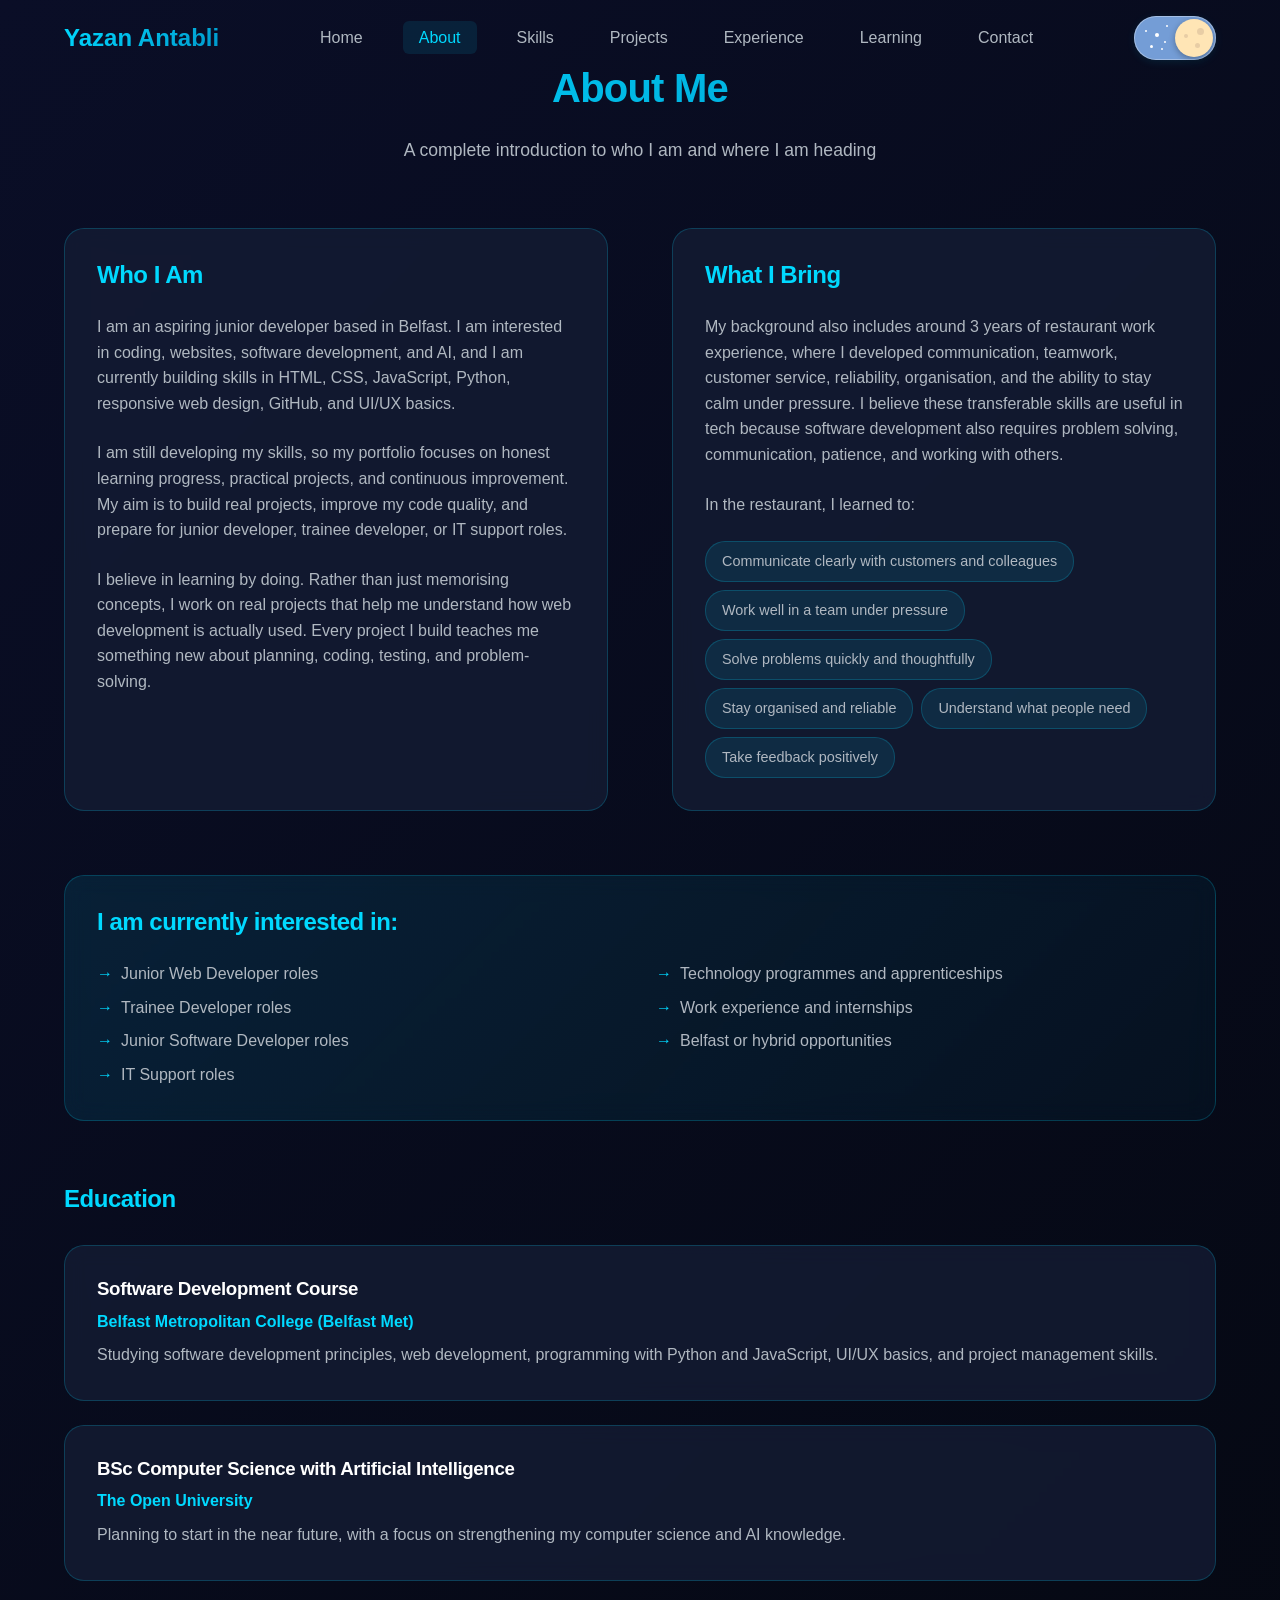
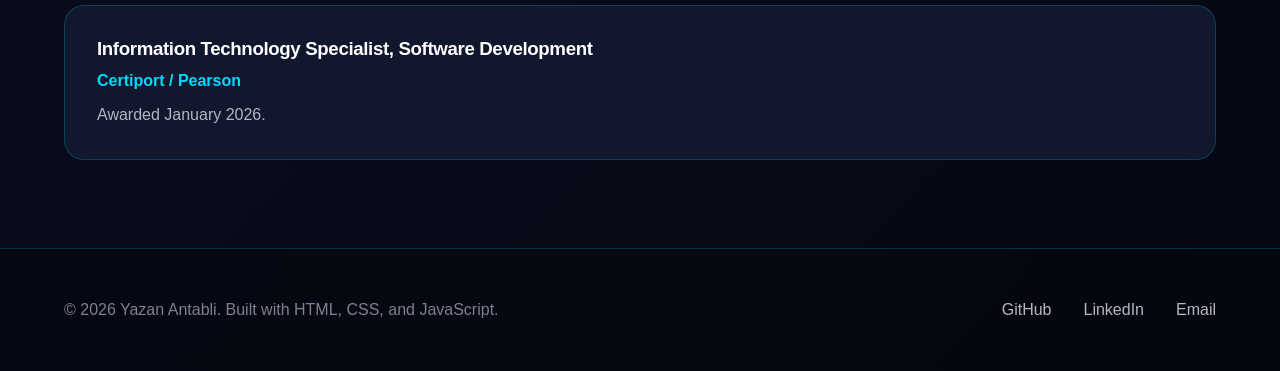
<file: about.html>
﻿<!DOCTYPE html>
<html lang="en">
<head>
    <meta charset="UTF-8">
    <meta name="viewport" content="width=device-width, initial-scale=1.0">
    <meta name="description" content="About Yazan Antabli - aspiring junior developer based in Belfast, learning web development.">
    <meta name="keywords" content="Yazan Antabli, about, software development student, Belfast">
    <meta name="author" content="Yazan Antabli">
    <meta property="og:title" content="About | Yazan Antabli Portfolio">
    <meta property="og:description" content="Learn more about Yazan Antabli and his software development journey.">
    <meta property="og:type" content="website">
    <title>Yazan Antabli | About - Aspiring Junior Developer Portfolio</title>
    <link rel="icon" href="favicon.svg" type="image/svg+xml">
    <link rel="stylesheet" href="style.css">
</head>
<body>
    <!-- Loading Screen -->
    <div class="loading-screen" id="loadingScreen">
        <div class="loading-content">
            <h1 class="loading-title">Yazan Antabli</h1>
            <p class="loading-subtitle">Building my future in tech</p>
            <div class="loading-dots">
                <span></span>
                <span></span>
                <span></span>
            </div>
        </div>
    </div>

    <!-- Navigation -->
    <header class="header">
        <nav class="navbar">
            <div class="nav-container">
                <div class="logo">
                    <a href="index.html" class="logo-text">Yazan Antabli</a>
                </div>
                
                <ul class="nav-menu" id="navMenu">
                    <li><a href="index.html" class="nav-link" data-page="index">Home</a></li>
                    <li><a href="about.html" class="nav-link" data-page="about">About</a></li>
                    <li><a href="skills.html" class="nav-link" data-page="skills">Skills</a></li>
                    <li><a href="projects.html" class="nav-link" data-page="projects">Projects</a></li>
                    <li><a href="experience.html" class="nav-link" data-page="experience">Experience</a></li>
                    <li><a href="learning.html" class="nav-link" data-page="learning">Learning</a></li>
                    <li><a href="contact.html" class="nav-link" data-page="contact">Contact</a></li>
                </ul>

                <div class="nav-actions">
                    <div class="theme-toggle-wrapper">
                        <input class="theme-toggle-input" id="themeToggle" type="checkbox" aria-label="Toggle dark theme">
                        <label class="theme-toggle" for="themeToggle" title="Toggle light and dark theme">
                            <span class="toggle__handler" aria-hidden="true">
                                <span class="crater crater--1"></span>
                                <span class="crater crater--2"></span>
                                <span class="crater crater--3"></span>
                            </span>
                            <span class="star star--1" aria-hidden="true"></span>
                            <span class="star star--2" aria-hidden="true"></span>
                            <span class="star star--3" aria-hidden="true"></span>
                            <span class="star star--4" aria-hidden="true"></span>
                            <span class="star star--5" aria-hidden="true"></span>
                            <span class="star star--6" aria-hidden="true"></span>
                        </label>
                    </div>

                    <button class="hamburger" id="hamburger" aria-label="Toggle navigation menu">
                        <span></span>
                        <span></span>
                        <span></span>
                    </button>
                </div>
            </div>
        </nav>
    </header>

    <main>
        <!-- About Section -->
        <section class="about" id="about">
            <div class="container">
                <div class="section-header">
                    <h1 class="section-title">About Me</h1>
                    <p class="section-subtitle">A complete introduction to who I am and where I am heading</p>
                </div>

                <div class="about-grid">
                    <div class="about-card">
                        <h2>Who I Am</h2>
                        <p>
                            I am an aspiring junior developer based in Belfast. I am interested in coding, websites, software development, and AI, and I am currently building skills in HTML, CSS, JavaScript, Python, responsive web design, GitHub, and UI/UX basics.
                        </p>
                        <p>
                            I am still developing my skills, so my portfolio focuses on honest learning progress, practical projects, and continuous improvement. My aim is to build real projects, improve my code quality, and prepare for junior developer, trainee developer, or IT support roles.
                        </p>
                        <p>
                            I believe in learning by doing. Rather than just memorising concepts, I work on real projects that help me understand how web development is actually used. Every project I build teaches me something new about planning, coding, testing, and problem-solving.
                        </p>
                    </div>

                    <div class="about-card">
                        <h2>What I Bring</h2>
                        <p>
                            My background also includes around 3 years of restaurant work experience, where I developed communication, teamwork, customer service, reliability, organisation, and the ability to stay calm under pressure. I believe these transferable skills are useful in tech because software development also requires problem solving, communication, patience, and working with others.
                        </p>
                        <p>
                            In the restaurant, I learned to:
                        </p>
                        <div class="mini-cards">
                            <span class="mini-card">Communicate clearly with customers and colleagues</span>
                            <span class="mini-card">Work well in a team under pressure</span>
                            <span class="mini-card">Solve problems quickly and thoughtfully</span>
                            <span class="mini-card">Stay organised and reliable</span>
                            <span class="mini-card">Understand what people need</span>
                            <span class="mini-card">Take feedback positively</span>
                        </div>
                    </div>
                </div>

                <div class="looking-for-box">
                    <h2>I am currently interested in:</h2>
                    <ul class="interest-list">
                        <li>Junior Web Developer roles</li>
                        <li>Trainee Developer roles</li>
                        <li>Junior Software Developer roles</li>
                        <li>IT Support roles</li>
                        <li>Technology programmes and apprenticeships</li>
                        <li>Work experience and internships</li>
                        <li>Belfast or hybrid opportunities</li>
                    </ul>
                </div>

                <div class="education-section">
                    <h2>Education</h2>
                    <div class="education-card">
                        <h3>Software Development Course</h3>
                        <p class="education-org">Belfast Metropolitan College (Belfast Met)</p>
                        <p>Studying software development principles, web development, programming with Python and JavaScript, UI/UX basics, and project management skills.</p>
                    </div>
                    <div class="education-card">
                        <h3>BSc Computer Science with Artificial Intelligence</h3>
                        <p class="education-org">The Open University</p>
                        <p>Planning to start in the near future, with a focus on strengthening my computer science and AI knowledge.</p>
                    </div>
                    <div class="education-card">
                        <h3>Information Technology Specialist, Software Development</h3>
                        <p class="education-org">Certiport / Pearson</p>
                        <p>Awarded January 2026.</p>
                    </div>
                </div>
            </div>
        </section>
    </main>

    <!-- Footer -->
    <footer class="footer">
        <div class="container">
            <p>&copy; 2026 Yazan Antabli. Built with HTML, CSS, and JavaScript.</p>
            <div class="footer-links">
                <a href="#" aria-label="GitHub">GitHub</a>
                <a href="#" aria-label="LinkedIn">LinkedIn</a>
                <a href="mailto:yazanantabli4@gmail.com" aria-label="Email">Email</a>
                <button id="backToTop" class="back-to-top" aria-label="Back to top">↑ Back to top</button>
            </div>
        </div>
    </footer>

    <script src="script.js"></script>
</body>
</html>
</file>
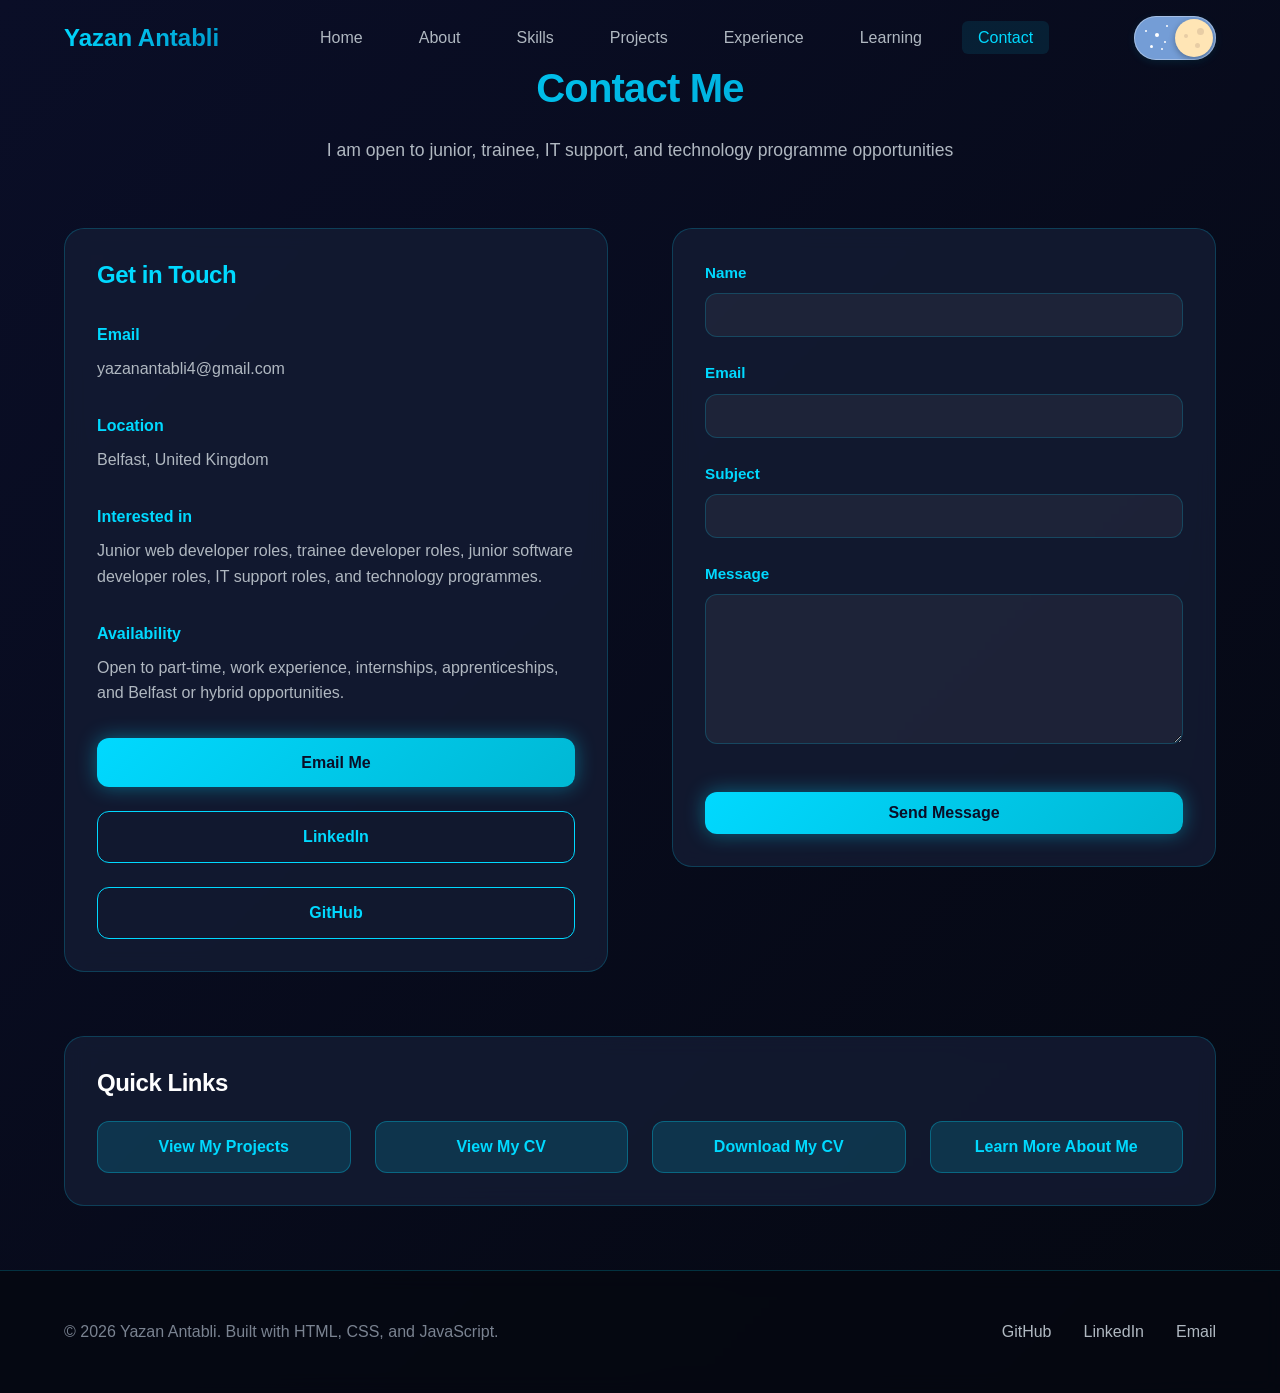
<file: contact.html>
﻿<!DOCTYPE html>
<html lang="en">
<head>
    <meta charset="UTF-8">
    <meta name="viewport" content="width=device-width, initial-scale=1.0">
    <meta name="description" content="Contact - Get in touch with Yazan Antabli about opportunities.">
    <meta name="keywords" content="Yazan Antabli, contact, email, Belfast">
    <meta name="author" content="Yazan Antabli">
    <meta property="og:title" content="Contact | Yazan Antabli Portfolio">
    <meta property="og:description" content="Contact Yazan Antabli for opportunities and inquiries.">
    <meta property="og:type" content="website">
    <title>Yazan Antabli | Contact - Aspiring Junior Developer Portfolio</title>
    <link rel="icon" href="favicon.svg" type="image/svg+xml">
    <link rel="stylesheet" href="style.css">
</head>
<body>
    <!-- Loading Screen -->
    <div class="loading-screen" id="loadingScreen">
        <div class="loading-content">
            <h1 class="loading-title">Yazan Antabli</h1>
            <p class="loading-subtitle">Building my future in tech</p>
            <div class="loading-dots">
                <span></span>
                <span></span>
                <span></span>
            </div>
        </div>
    </div>

    <!-- Navigation -->
    <header class="header">
        <nav class="navbar">
            <div class="nav-container">
                <div class="logo">
                    <a href="index.html" class="logo-text">Yazan Antabli</a>
                </div>
                
                <ul class="nav-menu" id="navMenu">
                    <li><a href="index.html" class="nav-link" data-page="index">Home</a></li>
                    <li><a href="about.html" class="nav-link" data-page="about">About</a></li>
                    <li><a href="skills.html" class="nav-link" data-page="skills">Skills</a></li>
                    <li><a href="projects.html" class="nav-link" data-page="projects">Projects</a></li>
                    <li><a href="experience.html" class="nav-link" data-page="experience">Experience</a></li>
                    <li><a href="learning.html" class="nav-link" data-page="learning">Learning</a></li>
                    <li><a href="contact.html" class="nav-link" data-page="contact">Contact</a></li>
                </ul>

                <div class="nav-actions">
                    <div class="theme-toggle-wrapper">
                        <input class="theme-toggle-input" id="themeToggle" type="checkbox" aria-label="Toggle dark theme">
                        <label class="theme-toggle" for="themeToggle" title="Toggle light and dark theme">
                            <span class="toggle__handler" aria-hidden="true">
                                <span class="crater crater--1"></span>
                                <span class="crater crater--2"></span>
                                <span class="crater crater--3"></span>
                            </span>
                            <span class="star star--1" aria-hidden="true"></span>
                            <span class="star star--2" aria-hidden="true"></span>
                            <span class="star star--3" aria-hidden="true"></span>
                            <span class="star star--4" aria-hidden="true"></span>
                            <span class="star star--5" aria-hidden="true"></span>
                            <span class="star star--6" aria-hidden="true"></span>
                        </label>
                    </div>

                    <button class="hamburger" id="hamburger" aria-label="Toggle navigation menu">
                        <span></span>
                        <span></span>
                        <span></span>
                    </button>
                </div>
            </div>
        </nav>
    </header>

    <main>
        <!-- Contact Section -->
        <section class="contact" id="contact">
            <div class="container">
                <div class="section-header">
                    <h1 class="section-title">Contact Me</h1>
                    <p class="section-subtitle">I am open to junior, trainee, IT support, and technology programme opportunities</p>
                </div>

                <div class="contact-grid">
                    <div class="contact-info">
                        <div class="contact-card">
                            <h2>Get in Touch</h2>
                            
                            <div class="contact-item">
                                <strong>Email</strong>
                                <p>yazanantabli4@gmail.com</p>
                            </div>

                            <div class="contact-item">
                                <strong>Location</strong>
                                <p>Belfast, United Kingdom</p>
                            </div>

                            <div class="contact-item">
                                <strong>Interested in</strong>
                                <p>Junior web developer roles, trainee developer roles, junior software developer roles, IT support roles, and technology programmes.</p>
                            </div>

                            <div class="contact-item">
                                <strong>Availability</strong>
                                <p>Open to part-time, work experience, internships, apprenticeships, and Belfast or hybrid opportunities.</p>
                            </div>

                            <div class="contact-buttons">
                                <a href="mailto:yazanantabli4@gmail.com" class="btn btn-primary">Email Me</a>
                                <a href="#" class="btn btn-outline">LinkedIn</a>
                                <a href="#" class="btn btn-outline">GitHub</a>
                            </div>
                        </div>
                    </div>

                    <div class="contact-form">
                        <form id="contactForm" class="form">
                            <div class="form-group">
                                <label for="name">Name</label>
                                <input type="text" id="name" name="name" required>
                            </div>

                            <div class="form-group">
                                <label for="email">Email</label>
                                <input type="email" id="email" name="email" required>
                            </div>

                            <div class="form-group">
                                <label for="subject">Subject</label>
                                <input type="text" id="subject" name="subject" required>
                            </div>

                            <div class="form-group">
                                <label for="message">Message</label>
                                <textarea id="message" name="message" rows="5" required></textarea>
                            </div>

                            <button type="submit" class="btn btn-primary">Send Message</button>
                            <div id="formMessage" class="form-message"></div>
                        </form>
                    </div>
                </div>

                <div class="availability-preview">
                    <h2>Quick Links</h2>
                    <div class="quick-links">
                        <a href="projects.html" class="btn btn-secondary">View My Projects</a>
                        <a href="cv.html" class="btn btn-secondary" target="_blank" rel="noopener">View My CV</a>
                        <a href="cv.pdf" class="btn btn-secondary" download>Download My CV</a>
                        <a href="about.html" class="btn btn-secondary">Learn More About Me</a>
                    </div>
                </div>
            </div>
        </section>
    </main>

    <!-- Footer -->
    <footer class="footer">
        <div class="container">
            <p>&copy; 2026 Yazan Antabli. Built with HTML, CSS, and JavaScript.</p>
            <div class="footer-links">
                <a href="#" aria-label="GitHub">GitHub</a>
                <a href="#" aria-label="LinkedIn">LinkedIn</a>
                <a href="mailto:yazanantabli4@gmail.com" aria-label="Email">Email</a>
                <button id="backToTop" class="back-to-top" aria-label="Back to top">↑ Back to top</button>
            </div>
        </div>
    </footer>

    <script src="script.js"></script>
</body>
</html>
</file>
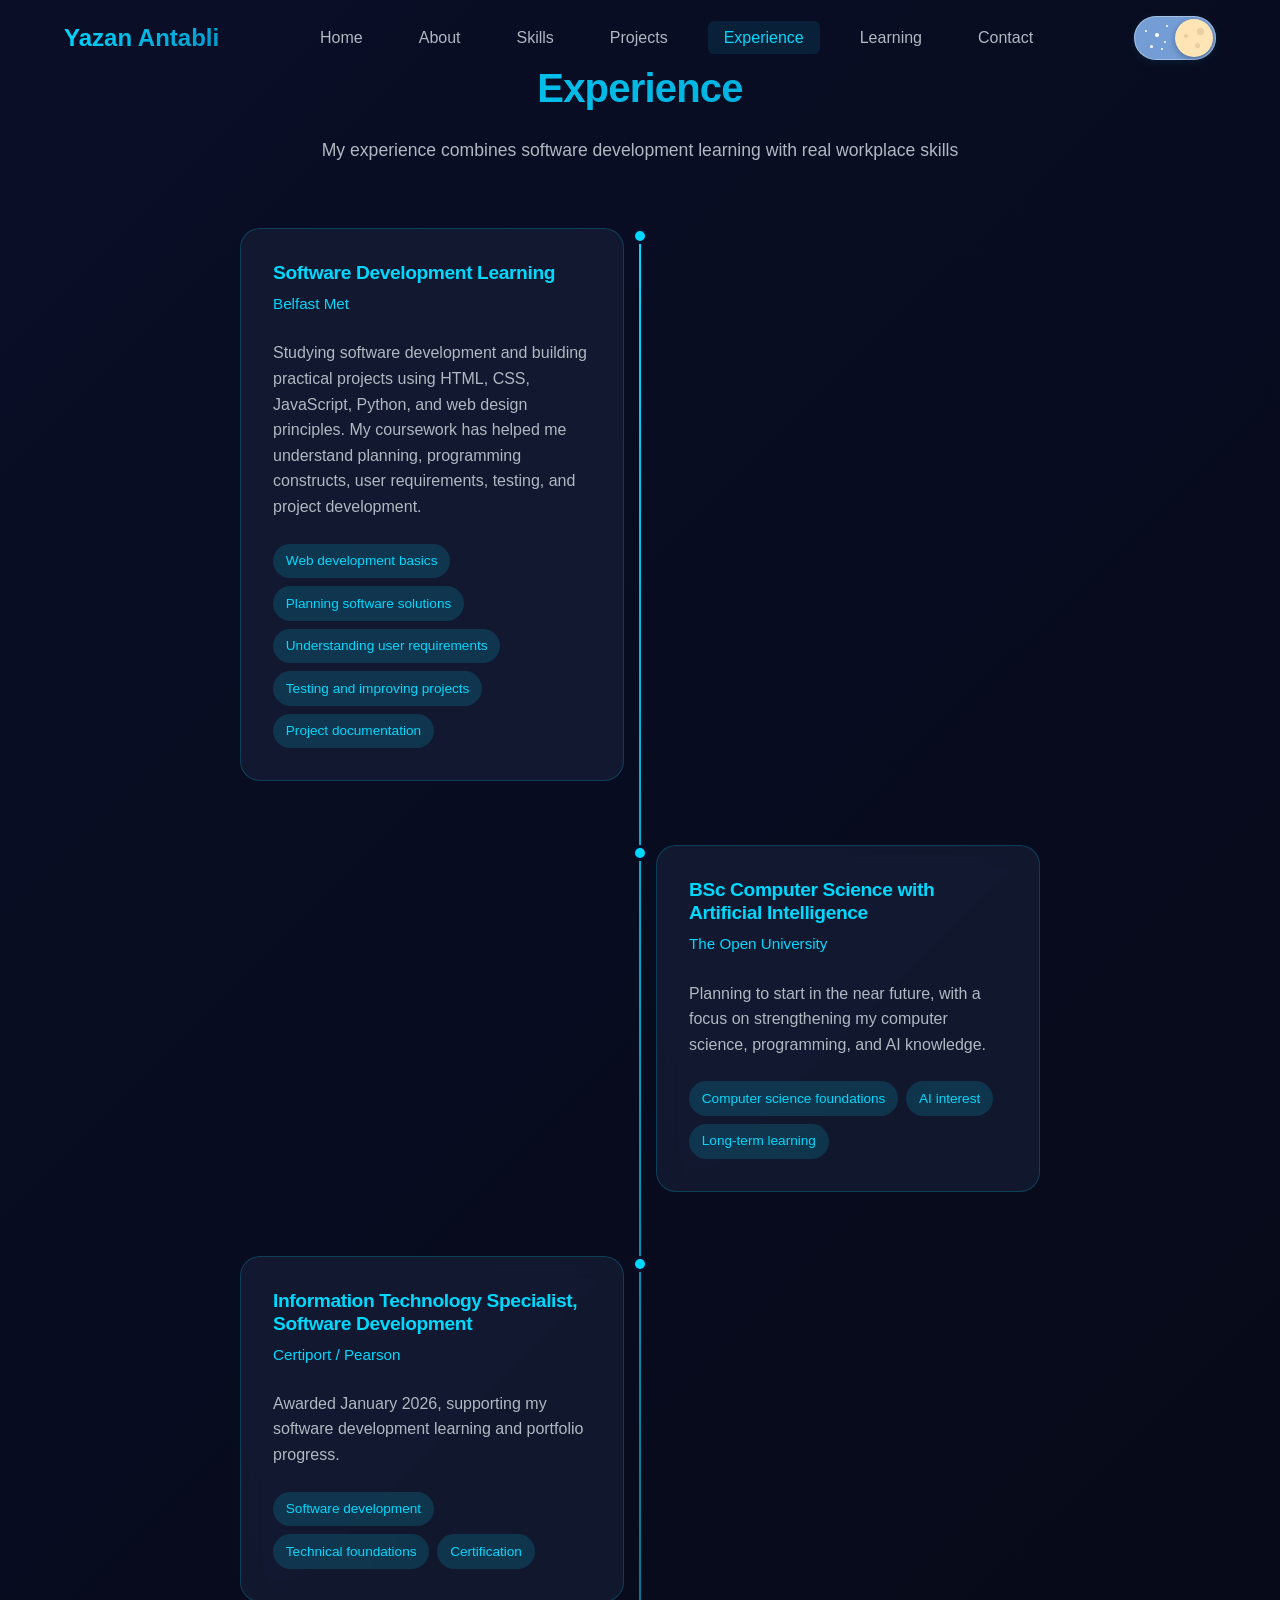
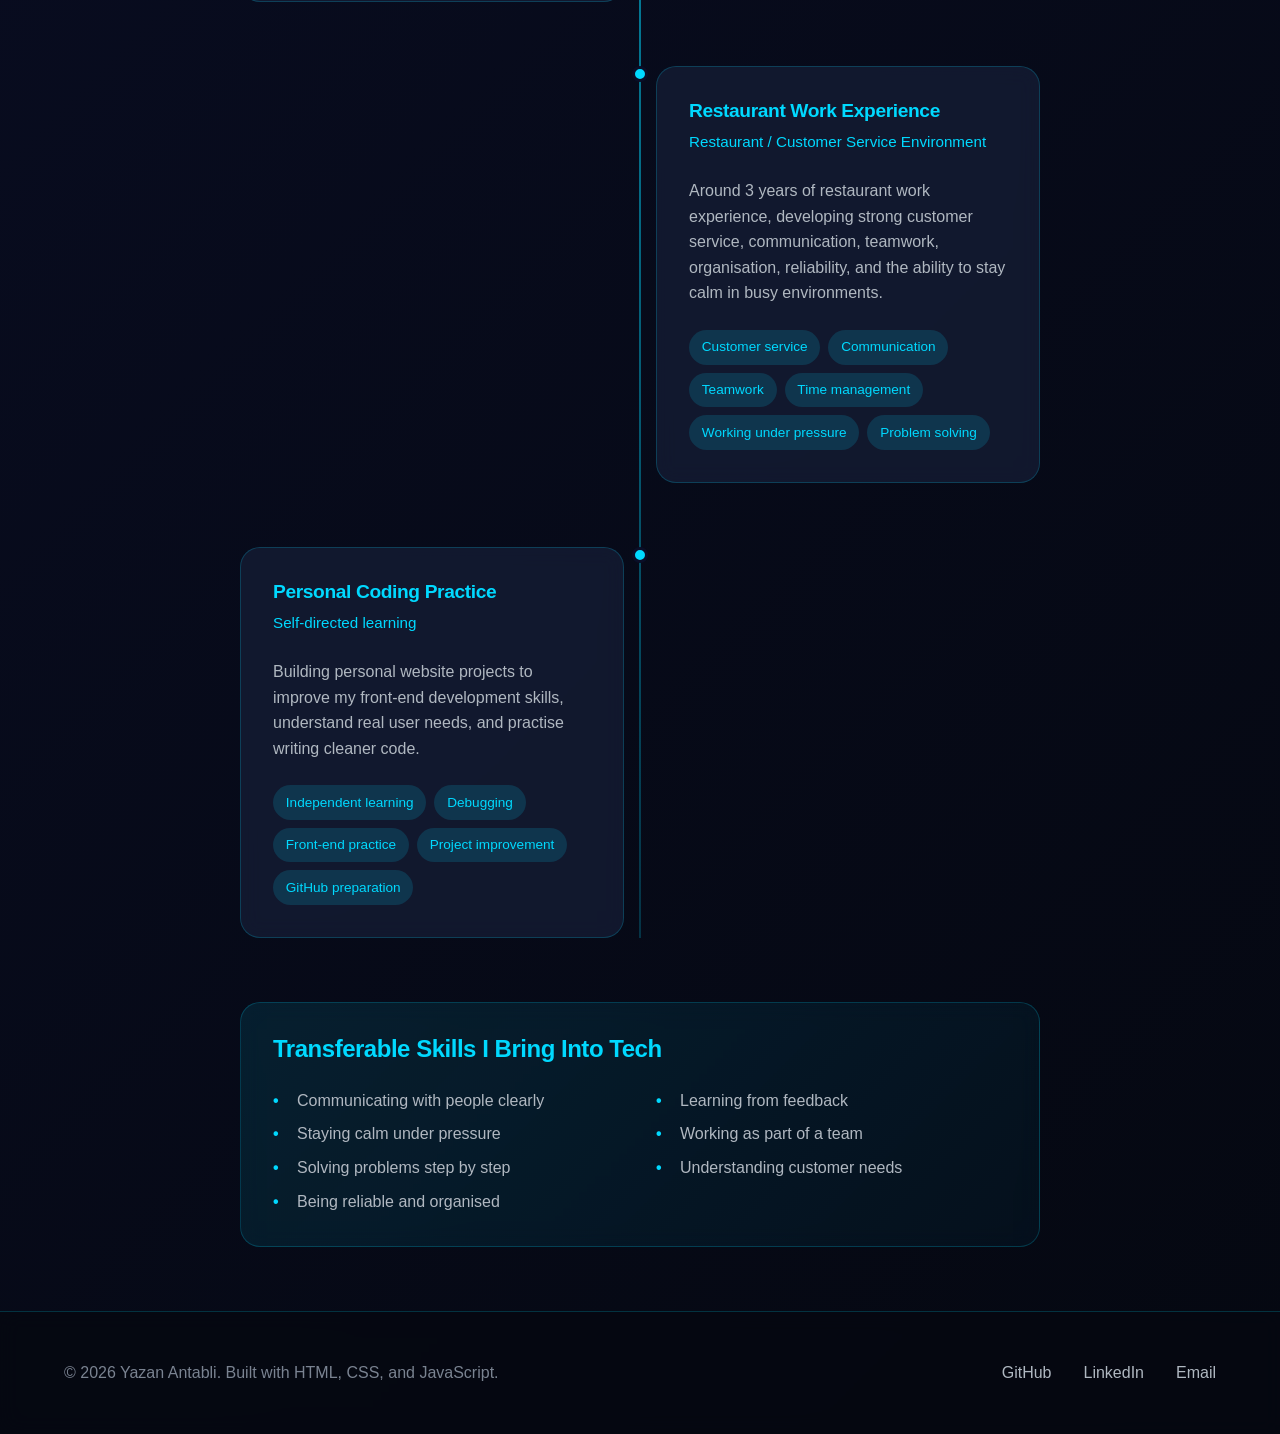
<file: experience.html>
﻿<!DOCTYPE html>
<html lang="en">
<head>
    <meta charset="UTF-8">
    <meta name="viewport" content="width=device-width, initial-scale=1.0">
    <meta name="description" content="Experience - Yazan Antabli's education and work experience.">
    <meta name="keywords" content="Yazan Antabli, experience, education, software development, Belfast, Open University, Certiport Pearson">
    <meta name="author" content="Yazan Antabli">
    <meta property="og:title" content="Experience | Yazan Antabli Portfolio">
    <meta property="og:description" content="Learn about Yazan Antabli's experience and background.">
    <meta property="og:type" content="website">
    <title>Yazan Antabli | Experience - Aspiring Junior Developer Portfolio</title>
    <link rel="icon" href="favicon.svg" type="image/svg+xml">
    <link rel="stylesheet" href="style.css">
</head>
<body>
    <!-- Loading Screen -->
    <div class="loading-screen" id="loadingScreen">
        <div class="loading-content">
            <h1 class="loading-title">Yazan Antabli</h1>
            <p class="loading-subtitle">Building my future in tech</p>
            <div class="loading-dots">
                <span></span>
                <span></span>
                <span></span>
            </div>
        </div>
    </div>

    <!-- Navigation -->
    <header class="header">
        <nav class="navbar">
            <div class="nav-container">
                <div class="logo">
                    <a href="index.html" class="logo-text">Yazan Antabli</a>
                </div>
                
                <ul class="nav-menu" id="navMenu">
                    <li><a href="index.html" class="nav-link" data-page="index">Home</a></li>
                    <li><a href="about.html" class="nav-link" data-page="about">About</a></li>
                    <li><a href="skills.html" class="nav-link" data-page="skills">Skills</a></li>
                    <li><a href="projects.html" class="nav-link" data-page="projects">Projects</a></li>
                    <li><a href="experience.html" class="nav-link" data-page="experience">Experience</a></li>
                    <li><a href="learning.html" class="nav-link" data-page="learning">Learning</a></li>
                    <li><a href="contact.html" class="nav-link" data-page="contact">Contact</a></li>
                </ul>

                <div class="nav-actions">
                    <div class="theme-toggle-wrapper">
                        <input class="theme-toggle-input" id="themeToggle" type="checkbox" aria-label="Toggle dark theme">
                        <label class="theme-toggle" for="themeToggle" title="Toggle light and dark theme">
                            <span class="toggle__handler" aria-hidden="true">
                                <span class="crater crater--1"></span>
                                <span class="crater crater--2"></span>
                                <span class="crater crater--3"></span>
                            </span>
                            <span class="star star--1" aria-hidden="true"></span>
                            <span class="star star--2" aria-hidden="true"></span>
                            <span class="star star--3" aria-hidden="true"></span>
                            <span class="star star--4" aria-hidden="true"></span>
                            <span class="star star--5" aria-hidden="true"></span>
                            <span class="star star--6" aria-hidden="true"></span>
                        </label>
                    </div>

                    <button class="hamburger" id="hamburger" aria-label="Toggle navigation menu">
                        <span></span>
                        <span></span>
                        <span></span>
                    </button>
                </div>
            </div>
        </nav>
    </header>

    <main>
        <!-- Experience Section -->
        <section class="experience" id="experience">
            <div class="container">
                <div class="section-header">
                    <h1 class="section-title">Experience</h1>
                    <p class="section-subtitle">My experience combines software development learning with real workplace skills</p>
                </div>

                <div class="timeline">
                    <div class="timeline-item">
                        <div class="timeline-marker"></div>
                        <div class="timeline-content">
                            <h2>Software Development Learning</h2>
                            <p class="timeline-org">Belfast Met</p>
                            <p class="timeline-description">Studying software development and building practical projects using HTML, CSS, JavaScript, Python, and web design principles. My coursework has helped me understand planning, programming constructs, user requirements, testing, and project development.</p>
                            <div class="skills-gained">
                                <span class="skill-badge">Web development basics</span>
                                <span class="skill-badge">Planning software solutions</span>
                                <span class="skill-badge">Understanding user requirements</span>
                                <span class="skill-badge">Testing and improving projects</span>
                                <span class="skill-badge">Project documentation</span>
                            </div>
                        </div>
                    </div>

                    <div class="timeline-item">
                        <div class="timeline-marker"></div>
                        <div class="timeline-content">
                            <h2>BSc Computer Science with Artificial Intelligence</h2>
                            <p class="timeline-org">The Open University</p>
                            <p class="timeline-description">Planning to start in the near future, with a focus on strengthening my computer science, programming, and AI knowledge.</p>
                            <div class="skills-gained">
                                <span class="skill-badge">Computer science foundations</span>
                                <span class="skill-badge">AI interest</span>
                                <span class="skill-badge">Long-term learning</span>
                            </div>
                        </div>
                    </div>

                    <div class="timeline-item">
                        <div class="timeline-marker"></div>
                        <div class="timeline-content">
                            <h2>Information Technology Specialist, Software Development</h2>
                            <p class="timeline-org">Certiport / Pearson</p>
                            <p class="timeline-description">Awarded January 2026, supporting my software development learning and portfolio progress.</p>
                            <div class="skills-gained">
                                <span class="skill-badge">Software development</span>
                                <span class="skill-badge">Technical foundations</span>
                                <span class="skill-badge">Certification</span>
                            </div>
                        </div>
                    </div>

                    <div class="timeline-item">
                        <div class="timeline-marker"></div>
                        <div class="timeline-content">
                            <h2>Restaurant Work Experience</h2>
                            <p class="timeline-org">Restaurant / Customer Service Environment</p>
                            <p class="timeline-description">Around 3 years of restaurant work experience, developing strong customer service, communication, teamwork, organisation, reliability, and the ability to stay calm in busy environments.</p>
                            <div class="skills-gained">
                                <span class="skill-badge">Customer service</span>
                                <span class="skill-badge">Communication</span>
                                <span class="skill-badge">Teamwork</span>
                                <span class="skill-badge">Time management</span>
                                <span class="skill-badge">Working under pressure</span>
                                <span class="skill-badge">Problem solving</span>
                            </div>
                        </div>
                    </div>

                    <div class="timeline-item">
                        <div class="timeline-marker"></div>
                        <div class="timeline-content">
                            <h2>Personal Coding Practice</h2>
                            <p class="timeline-org">Self-directed learning</p>
                            <p class="timeline-description">Building personal website projects to improve my front-end development skills, understand real user needs, and practise writing cleaner code.</p>
                            <div class="skills-gained">
                                <span class="skill-badge">Independent learning</span>
                                <span class="skill-badge">Debugging</span>
                                <span class="skill-badge">Front-end practice</span>
                                <span class="skill-badge">Project improvement</span>
                                <span class="skill-badge">GitHub preparation</span>
                            </div>
                        </div>
                    </div>
                </div>

                <div class="transferable-box">
                    <h2>Transferable Skills I Bring Into Tech</h2>
                    <ul class="transferable-list">
                        <li>Communicating with people clearly</li>
                        <li>Staying calm under pressure</li>
                        <li>Solving problems step by step</li>
                        <li>Being reliable and organised</li>
                        <li>Learning from feedback</li>
                        <li>Working as part of a team</li>
                        <li>Understanding customer needs</li>
                    </ul>
                </div>
            </div>
        </section>
    </main>

    <!-- Footer -->
    <footer class="footer">
        <div class="container">
            <p>&copy; 2026 Yazan Antabli. Built with HTML, CSS, and JavaScript.</p>
            <div class="footer-links">
                <a href="#" aria-label="GitHub">GitHub</a>
                <a href="#" aria-label="LinkedIn">LinkedIn</a>
                <a href="mailto:yazanantabli4@gmail.com" aria-label="Email">Email</a>
                <button id="backToTop" class="back-to-top" aria-label="Back to top">↑ Back to top</button>
            </div>
        </div>
    </footer>

    <script src="script.js"></script>
</body>
</html>
</file>
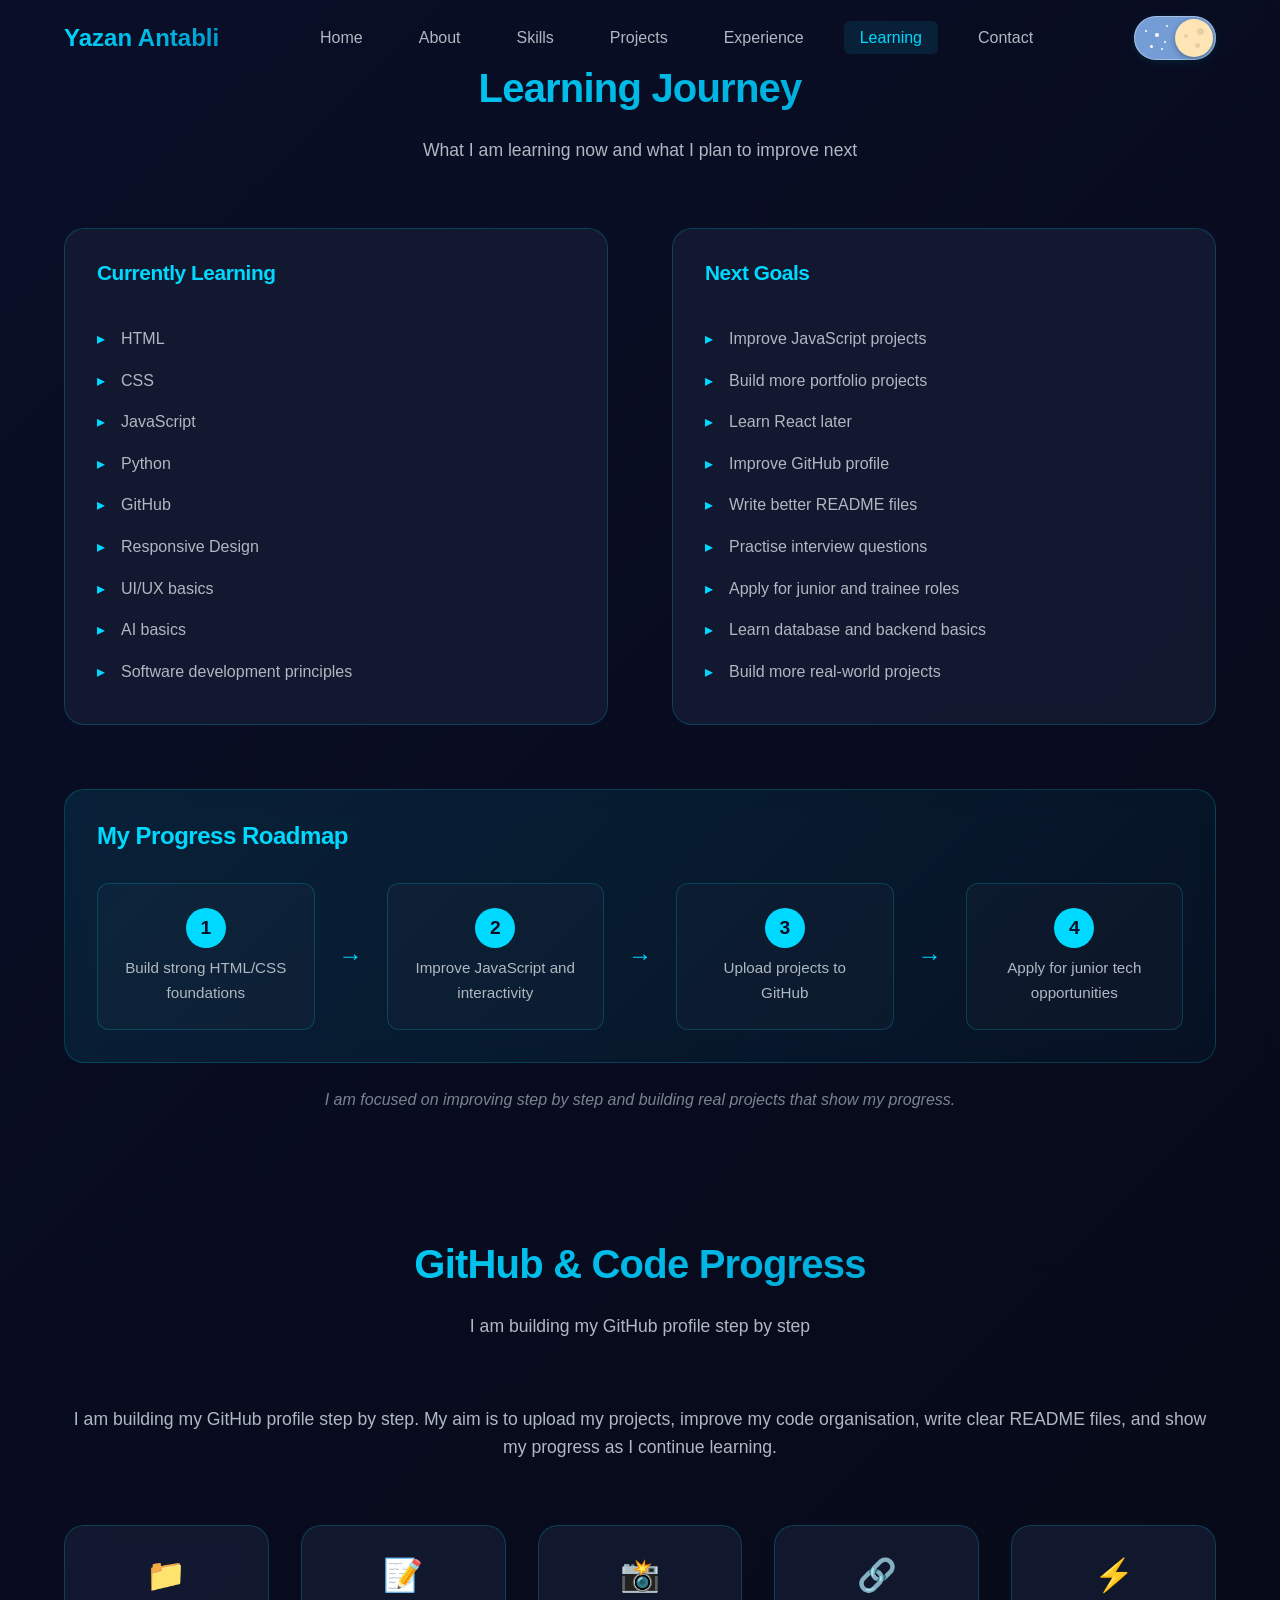
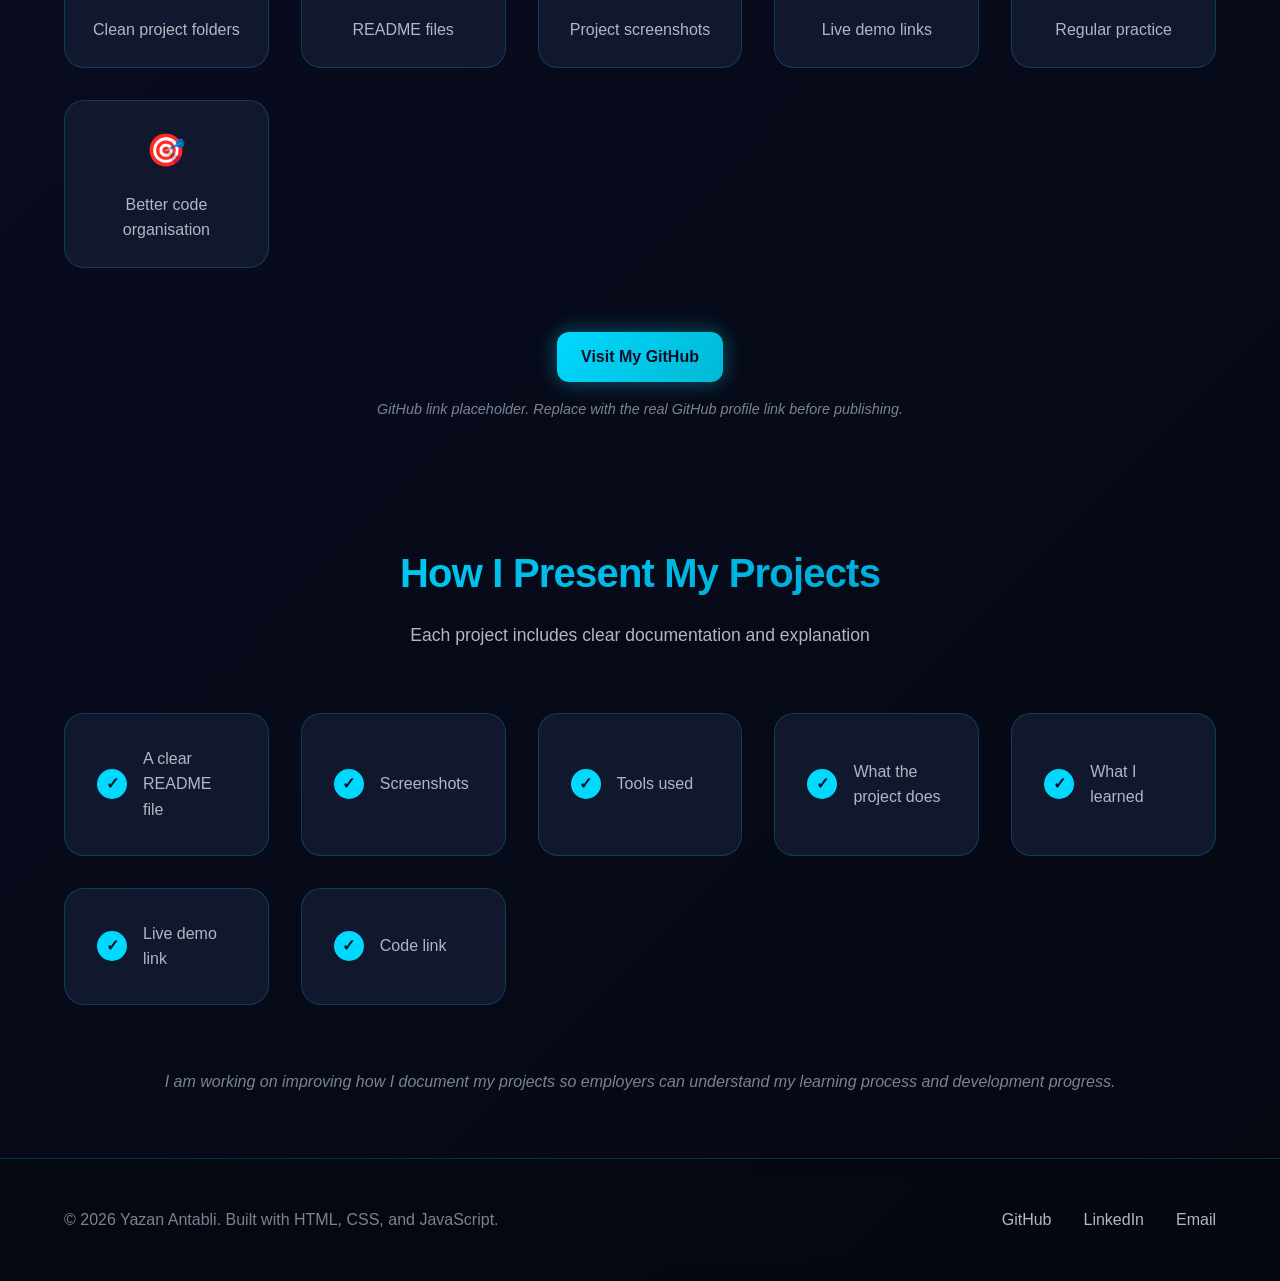
<file: learning.html>
﻿<!DOCTYPE html>
<html lang="en">
<head>
    <meta charset="UTF-8">
    <meta name="viewport" content="width=device-width, initial-scale=1.0">
    <meta name="description" content="Learning - Yazan Antabli's learning journey and goals.">
    <meta name="keywords" content="Yazan Antabli, learning, goals, GitHub, web development roadmap">
    <meta name="author" content="Yazan Antabli">
    <meta property="og:title" content="Learning | Yazan Antabli Portfolio">
    <meta property="og:description" content="View Yazan Antabli's learning journey and progress.">
    <meta property="og:type" content="website">
    <title>Yazan Antabli | Learning - Aspiring Junior Developer Portfolio</title>
    <link rel="icon" href="favicon.svg" type="image/svg+xml">
    <link rel="stylesheet" href="style.css">
</head>
<body>
    <!-- Loading Screen -->
    <div class="loading-screen" id="loadingScreen">
        <div class="loading-content">
            <h1 class="loading-title">Yazan Antabli</h1>
            <p class="loading-subtitle">Building my future in tech</p>
            <div class="loading-dots">
                <span></span>
                <span></span>
                <span></span>
            </div>
        </div>
    </div>

    <!-- Navigation -->
    <header class="header">
        <nav class="navbar">
            <div class="nav-container">
                <div class="logo">
                    <a href="index.html" class="logo-text">Yazan Antabli</a>
                </div>
                
                <ul class="nav-menu" id="navMenu">
                    <li><a href="index.html" class="nav-link" data-page="index">Home</a></li>
                    <li><a href="about.html" class="nav-link" data-page="about">About</a></li>
                    <li><a href="skills.html" class="nav-link" data-page="skills">Skills</a></li>
                    <li><a href="projects.html" class="nav-link" data-page="projects">Projects</a></li>
                    <li><a href="experience.html" class="nav-link" data-page="experience">Experience</a></li>
                    <li><a href="learning.html" class="nav-link" data-page="learning">Learning</a></li>
                    <li><a href="contact.html" class="nav-link" data-page="contact">Contact</a></li>
                </ul>

                <div class="nav-actions">
                    <div class="theme-toggle-wrapper">
                        <input class="theme-toggle-input" id="themeToggle" type="checkbox" aria-label="Toggle dark theme">
                        <label class="theme-toggle" for="themeToggle" title="Toggle light and dark theme">
                            <span class="toggle__handler" aria-hidden="true">
                                <span class="crater crater--1"></span>
                                <span class="crater crater--2"></span>
                                <span class="crater crater--3"></span>
                            </span>
                            <span class="star star--1" aria-hidden="true"></span>
                            <span class="star star--2" aria-hidden="true"></span>
                            <span class="star star--3" aria-hidden="true"></span>
                            <span class="star star--4" aria-hidden="true"></span>
                            <span class="star star--5" aria-hidden="true"></span>
                            <span class="star star--6" aria-hidden="true"></span>
                        </label>
                    </div>

                    <button class="hamburger" id="hamburger" aria-label="Toggle navigation menu">
                        <span></span>
                        <span></span>
                        <span></span>
                    </button>
                </div>
            </div>
        </nav>
    </header>

    <main>
        <!-- Learning Journey Section -->
        <section class="learning" id="learning">
            <div class="container">
                <div class="section-header">
                    <h1 class="section-title">Learning Journey</h1>
                    <p class="section-subtitle">What I am learning now and what I plan to improve next</p>
                </div>

                <div class="learning-grid">
                    <div class="learning-column">
                        <h2>Currently Learning</h2>
                        <ul class="learning-list">
                            <li>HTML</li>
                            <li>CSS</li>
                            <li>JavaScript</li>
                            <li>Python</li>
                            <li>GitHub</li>
                            <li>Responsive Design</li>
                            <li>UI/UX basics</li>
                            <li>AI basics</li>
                            <li>Software development principles</li>
                        </ul>
                    </div>

                    <div class="learning-column">
                        <h2>Next Goals</h2>
                        <ul class="learning-list">
                            <li>Improve JavaScript projects</li>
                            <li>Build more portfolio projects</li>
                            <li>Learn React later</li>
                            <li>Improve GitHub profile</li>
                            <li>Write better README files</li>
                            <li>Practise interview questions</li>
                            <li>Apply for junior and trainee roles</li>
                            <li>Learn database and backend basics</li>
                            <li>Build more real-world projects</li>
                        </ul>
                    </div>
                </div>

                <div class="roadmap">
                    <h2>My Progress Roadmap</h2>
                    <div class="roadmap-steps">
                        <div class="roadmap-step">
                            <div class="step-number">1</div>
                            <p>Build strong HTML/CSS foundations</p>
                        </div>
                        <div class="roadmap-arrow">→</div>
                        <div class="roadmap-step">
                            <div class="step-number">2</div>
                            <p>Improve JavaScript and interactivity</p>
                        </div>
                        <div class="roadmap-arrow">→</div>
                        <div class="roadmap-step">
                            <div class="step-number">3</div>
                            <p>Upload projects to GitHub</p>
                        </div>
                        <div class="roadmap-arrow">→</div>
                        <div class="roadmap-step">
                            <div class="step-number">4</div>
                            <p>Apply for junior tech opportunities</p>
                        </div>
                    </div>
                </div>

                <p class="roadmap-note">I am focused on improving step by step and building real projects that show my progress.</p>
            </div>
        </section>

        <!-- GitHub Section -->
        <section class="github" id="github">
            <div class="container">
                <div class="section-header">
                    <h2 class="section-title">GitHub & Code Progress</h2>
                    <p class="section-subtitle">I am building my GitHub profile step by step</p>
                </div>

                <p class="github-intro">
                    I am building my GitHub profile step by step. My aim is to upload my projects, improve my code organisation, write clear README files, and show my progress as I continue learning.
                </p>

                <div class="github-cards">
                    <div class="github-card">
                        <span class="card-icon">📁</span>
                        <span class="card-text">Clean project folders</span>
                    </div>
                    <div class="github-card">
                        <span class="card-icon">📝</span>
                        <span class="card-text">README files</span>
                    </div>
                    <div class="github-card">
                        <span class="card-icon">📸</span>
                        <span class="card-text">Project screenshots</span>
                    </div>
                    <div class="github-card">
                        <span class="card-icon">🔗</span>
                        <span class="card-text">Live demo links</span>
                    </div>
                    <div class="github-card">
                        <span class="card-icon">⚡</span>
                        <span class="card-text">Regular practice</span>
                    </div>
                    <div class="github-card">
                        <span class="card-icon">🎯</span>
                        <span class="card-text">Better code organisation</span>
                    </div>
                </div>

                <div class="github-button">
                    <a href="#" class="btn btn-primary">Visit My GitHub</a>
                    <p class="github-note">GitHub link placeholder. Replace with the real GitHub profile link before publishing.</p>
                </div>
            </div>
        </section>

        <!-- How I Present Projects Section -->
        <section class="presentation" id="presentation">
            <div class="container">
                <div class="section-header">
                    <h2 class="section-title">How I Present My Projects</h2>
                    <p class="section-subtitle">Each project includes clear documentation and explanation</p>
                </div>

                <div class="presentation-checklist">
                    <div class="checklist-item">
                        <span class="checklist-icon">✓</span>
                        <span class="checklist-text">A clear README file</span>
                    </div>
                    <div class="checklist-item">
                        <span class="checklist-icon">✓</span>
                        <span class="checklist-text">Screenshots</span>
                    </div>
                    <div class="checklist-item">
                        <span class="checklist-icon">✓</span>
                        <span class="checklist-text">Tools used</span>
                    </div>
                    <div class="checklist-item">
                        <span class="checklist-icon">✓</span>
                        <span class="checklist-text">What the project does</span>
                    </div>
                    <div class="checklist-item">
                        <span class="checklist-icon">✓</span>
                        <span class="checklist-text">What I learned</span>
                    </div>
                    <div class="checklist-item">
                        <span class="checklist-icon">✓</span>
                        <span class="checklist-text">Live demo link</span>
                    </div>
                    <div class="checklist-item">
                        <span class="checklist-icon">✓</span>
                        <span class="checklist-text">Code link</span>
                    </div>
                </div>

                <p class="presentation-note">I am working on improving how I document my projects so employers can understand my learning process and development progress.</p>
            </div>
        </section>
    </main>

    <!-- Footer -->
    <footer class="footer">
        <div class="container">
            <p>&copy; 2026 Yazan Antabli. Built with HTML, CSS, and JavaScript.</p>
            <div class="footer-links">
                <a href="#" aria-label="GitHub">GitHub</a>
                <a href="#" aria-label="LinkedIn">LinkedIn</a>
                <a href="mailto:yazanantabli4@gmail.com" aria-label="Email">Email</a>
                <button id="backToTop" class="back-to-top" aria-label="Back to top">↑ Back to top</button>
            </div>
        </div>
    </footer>

    <script src="script.js"></script>
</body>
</html>
</file>
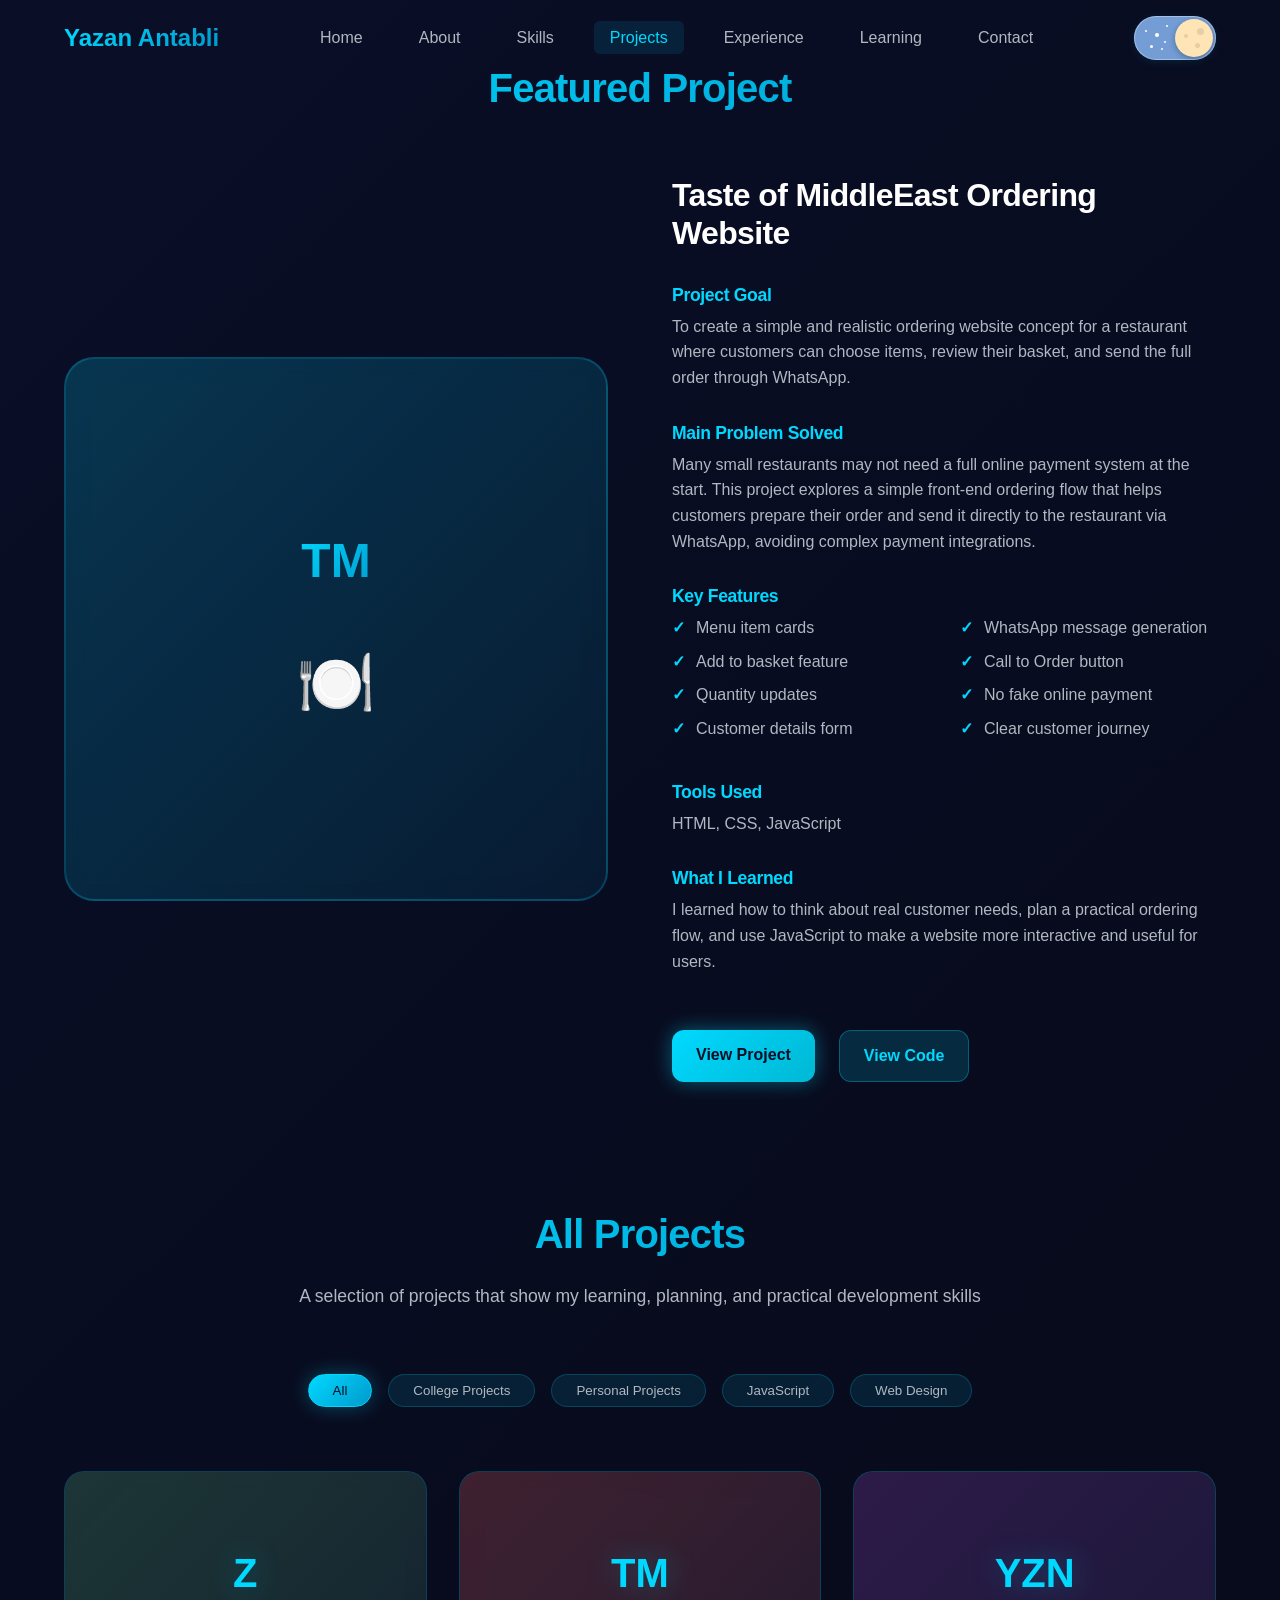
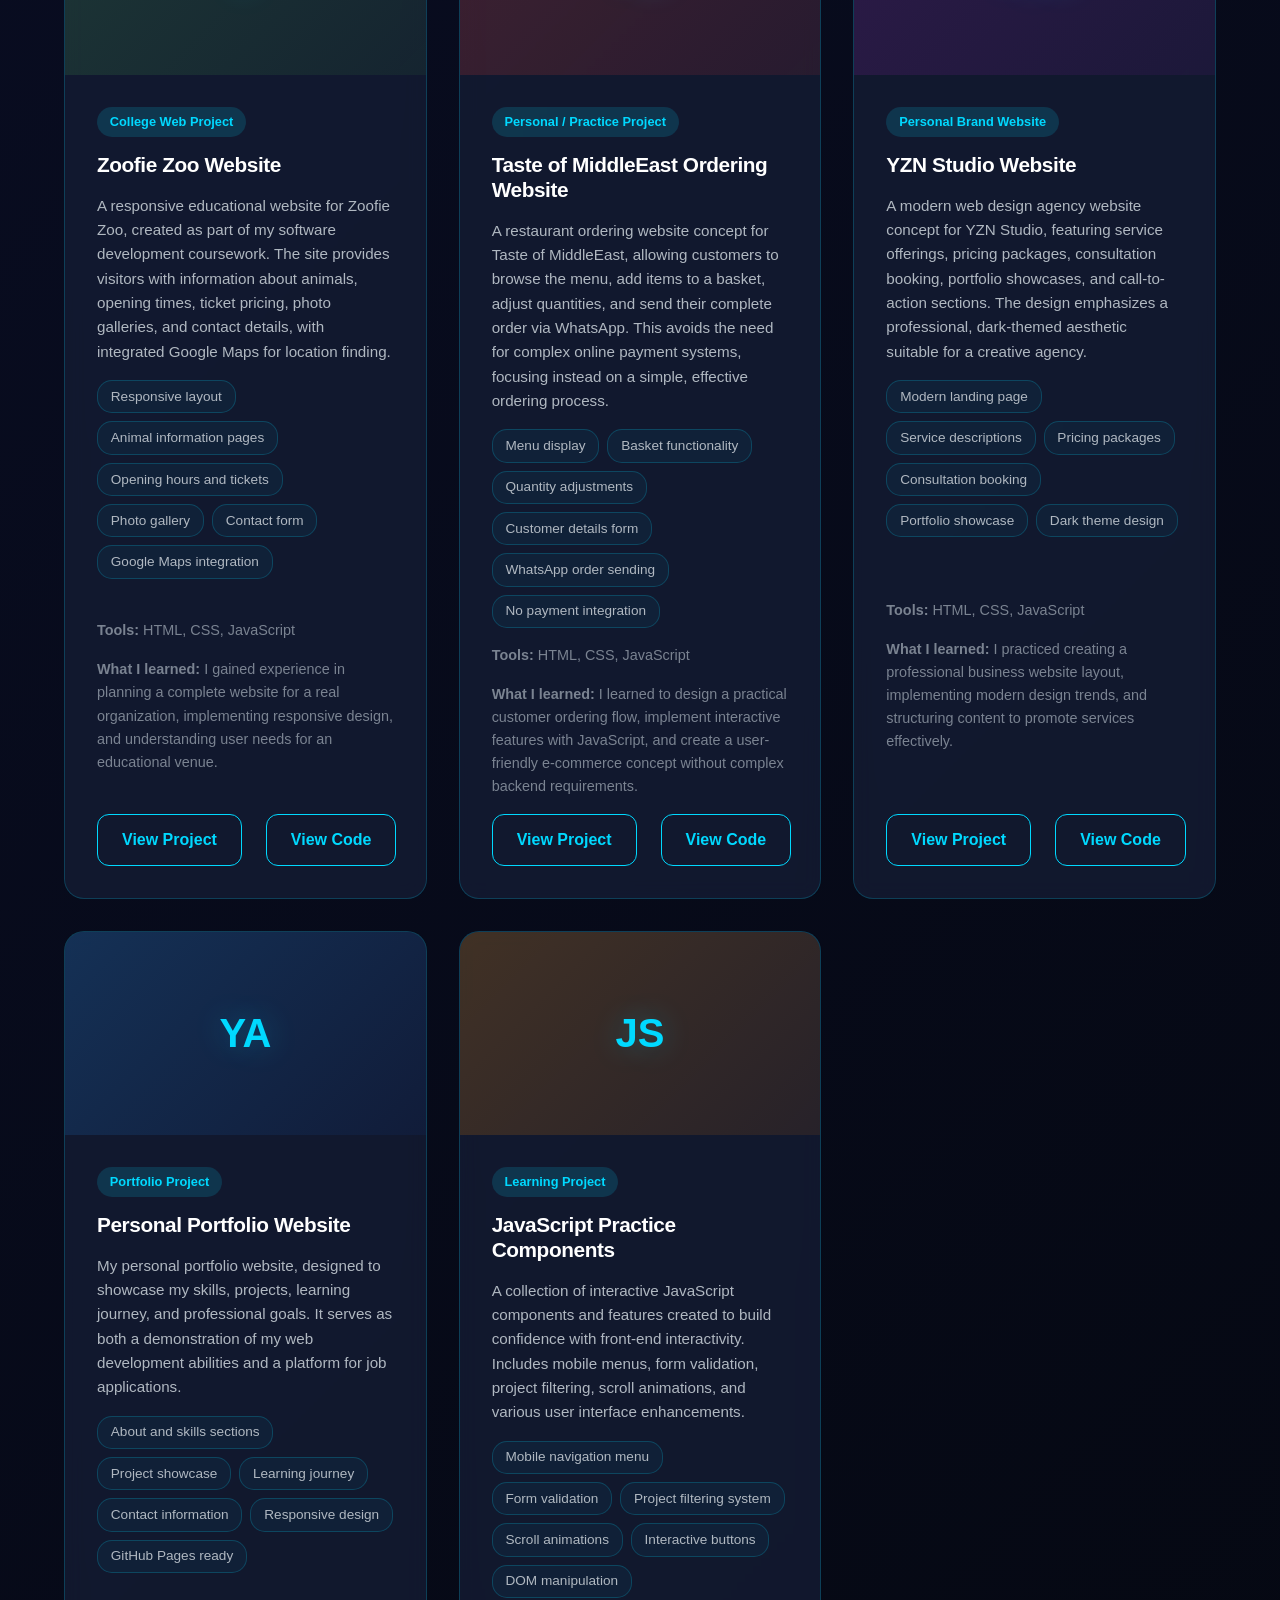
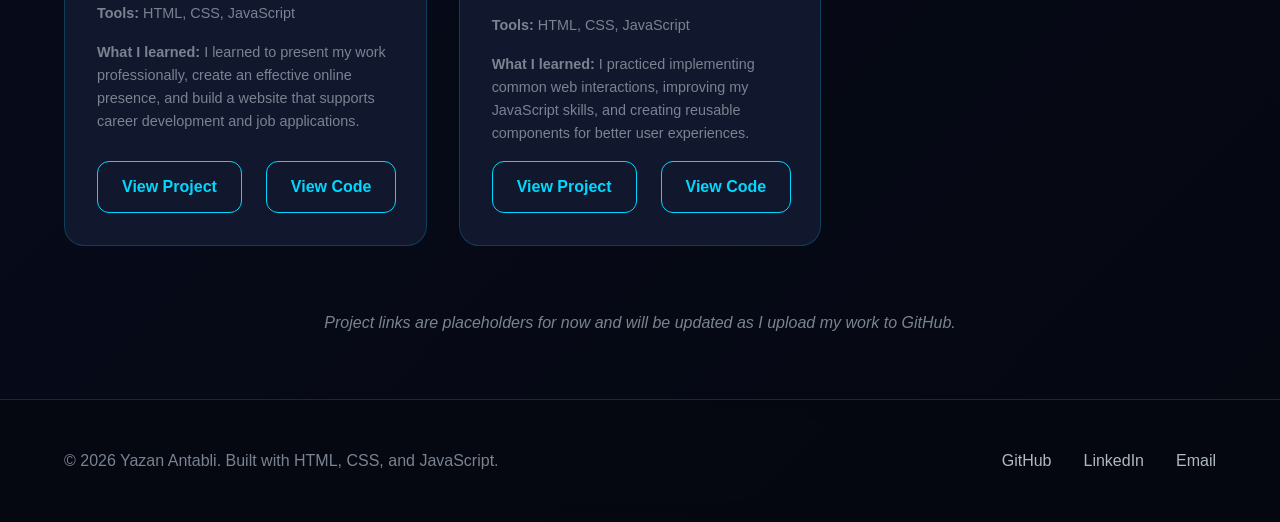
<file: projects.html>
﻿<!DOCTYPE html>
<html lang="en">
<head>
    <meta charset="UTF-8">
    <meta name="viewport" content="width=device-width, initial-scale=1.0">
    <meta name="description" content="Projects - Yazan Antabli's portfolio of web development projects.">
    <meta name="keywords" content="Yazan Antabli, projects, portfolio, web development, HTML, CSS, JavaScript">
    <meta name="author" content="Yazan Antabli">
    <meta property="og:title" content="Projects | Yazan Antabli Portfolio">
    <meta property="og:description" content="View Yazan Antabli's web development projects.">
    <meta property="og:type" content="website">
    <title>Yazan Antabli | Projects - Aspiring Junior Developer Portfolio</title>
    <link rel="icon" href="favicon.svg" type="image/svg+xml">
    <link rel="stylesheet" href="style.css">
</head>
<body>
    <!-- Loading Screen -->
    <div class="loading-screen" id="loadingScreen">
        <div class="loading-content">
            <h1 class="loading-title">Yazan Antabli</h1>
            <p class="loading-subtitle">Building my future in tech</p>
            <div class="loading-dots">
                <span></span>
                <span></span>
                <span></span>
            </div>
        </div>
    </div>

    <!-- Navigation -->
    <header class="header">
        <nav class="navbar">
            <div class="nav-container">
                <div class="logo">
                    <a href="index.html" class="logo-text">Yazan Antabli</a>
                </div>
                
                <ul class="nav-menu" id="navMenu">
                    <li><a href="index.html" class="nav-link" data-page="index">Home</a></li>
                    <li><a href="about.html" class="nav-link" data-page="about">About</a></li>
                    <li><a href="skills.html" class="nav-link" data-page="skills">Skills</a></li>
                    <li><a href="projects.html" class="nav-link" data-page="projects">Projects</a></li>
                    <li><a href="experience.html" class="nav-link" data-page="experience">Experience</a></li>
                    <li><a href="learning.html" class="nav-link" data-page="learning">Learning</a></li>
                    <li><a href="contact.html" class="nav-link" data-page="contact">Contact</a></li>
                </ul>

                <div class="nav-actions">
                    <div class="theme-toggle-wrapper">
                        <input class="theme-toggle-input" id="themeToggle" type="checkbox" aria-label="Toggle dark theme">
                        <label class="theme-toggle" for="themeToggle" title="Toggle light and dark theme">
                            <span class="toggle__handler" aria-hidden="true">
                                <span class="crater crater--1"></span>
                                <span class="crater crater--2"></span>
                                <span class="crater crater--3"></span>
                            </span>
                            <span class="star star--1" aria-hidden="true"></span>
                            <span class="star star--2" aria-hidden="true"></span>
                            <span class="star star--3" aria-hidden="true"></span>
                            <span class="star star--4" aria-hidden="true"></span>
                            <span class="star star--5" aria-hidden="true"></span>
                            <span class="star star--6" aria-hidden="true"></span>
                        </label>
                    </div>

                    <button class="hamburger" id="hamburger" aria-label="Toggle navigation menu">
                        <span></span>
                        <span></span>
                        <span></span>
                    </button>
                </div>
            </div>
        </nav>
    </header>

    <main>
        <!-- Featured Project Section -->
        <section class="featured-project">
            <div class="container">
                <div class="section-header">
                    <h1 class="section-title">Featured Project</h1>
                </div>

                <div class="featured-grid">
                    <div class="featured-preview">
                        <div class="project-preview-card">
                            <div class="preview-header">TM</div>
                            <div class="preview-icon">🍽️</div>
                        </div>
                    </div>

                    <div class="featured-content">
                        <h2 class="featured-title">Taste of MiddleEast Ordering Website</h2>
                        
                        <div class="featured-section">
                            <h3>Project Goal</h3>
                            <p>To create a simple and realistic ordering website concept for a restaurant where customers can choose items, review their basket, and send the full order through WhatsApp.</p>
                        </div>

                        <div class="featured-section">
                            <h3>Main Problem Solved</h3>
                            <p>Many small restaurants may not need a full online payment system at the start. This project explores a simple front-end ordering flow that helps customers prepare their order and send it directly to the restaurant via WhatsApp, avoiding complex payment integrations.</p>
                        </div>

                        <div class="featured-section">
                            <h3>Key Features</h3>
                            <ul class="feature-list">
                                <li>Menu item cards</li>
                                <li>Add to basket feature</li>
                                <li>Quantity updates</li>
                                <li>Customer details form</li>
                                <li>WhatsApp message generation</li>
                                <li>Call to Order button</li>
                                <li>No fake online payment</li>
                                <li>Clear customer journey</li>
                            </ul>
                        </div>

                        <div class="featured-section">
                            <h3>Tools Used</h3>
                            <p>HTML, CSS, JavaScript</p>
                        </div>

                        <div class="featured-section">
                            <h3>What I Learned</h3>
                            <p>I learned how to think about real customer needs, plan a practical ordering flow, and use JavaScript to make a website more interactive and useful for users.</p>
                        </div>

                        <div class="featured-buttons">
                            <a href="#" class="btn btn-primary">View Project</a>
                            <a href="#" class="btn btn-secondary">View Code</a>
                        </div>
                    </div>
                </div>
            </div>
        </section>

        <!-- All Projects Section -->
        <section class="projects">
            <div class="container">
                <div class="section-header">
                    <h2 class="section-title">All Projects</h2>
                    <p class="section-subtitle">A selection of projects that show my learning, planning, and practical development skills</p>
                </div>

                <div class="filter-buttons">
                    <button class="filter-btn active" data-filter="all">All</button>
                    <button class="filter-btn" data-filter="college">College Projects</button>
                    <button class="filter-btn" data-filter="personal">Personal Projects</button>
                    <button class="filter-btn" data-filter="javascript">JavaScript</button>
                    <button class="filter-btn" data-filter="design">Web Design</button>
                </div>

                <div class="projects-grid">
                    <!-- Project 1 -->
                    <article class="project-card" data-category="college design">
                        <div class="project-image zoo">Z</div>
                        <div class="project-content">
                            <span class="project-type">College Web Project</span>
                            <h3 class="project-title">Zoofie Zoo Website</h3>
                            <p class="project-description">A responsive educational website for Zoofie Zoo, created as part of my software development coursework. The site provides visitors with information about animals, opening times, ticket pricing, photo galleries, and contact details, with integrated Google Maps for location finding.</p>
                            <div class="project-features">
                                <span class="feature">Responsive layout</span>
                                <span class="feature">Animal information pages</span>
                                <span class="feature">Opening hours and tickets</span>
                                <span class="feature">Photo gallery</span>
                                <span class="feature">Contact form</span>
                                <span class="feature">Google Maps integration</span>
                            </div>
                            <p class="project-tools"><strong>Tools:</strong> HTML, CSS, JavaScript</p>
                            <p class="project-learning"><strong>What I learned:</strong> I gained experience in planning a complete website for a real organization, implementing responsive design, and understanding user needs for an educational venue.</p>
                            <div class="project-buttons">
                                <a href="#" class="btn btn-outline">View Project</a>
                                <a href="#" class="btn btn-outline">View Code</a>
                            </div>
                        </div>
                    </article>

                    <!-- Project 2 -->
                    <article class="project-card" data-category="personal javascript">
                        <div class="project-image restaurant">TM</div>
                        <div class="project-content">
                            <span class="project-type">Personal / Practice Project</span>
                            <h3 class="project-title">Taste of MiddleEast Ordering Website</h3>
                            <p class="project-description">A restaurant ordering website concept for Taste of MiddleEast, allowing customers to browse the menu, add items to a basket, adjust quantities, and send their complete order via WhatsApp. This avoids the need for complex online payment systems, focusing instead on a simple, effective ordering process.</p>
                            <div class="project-features">
                                <span class="feature">Menu display</span>
                                <span class="feature">Basket functionality</span>
                                <span class="feature">Quantity adjustments</span>
                                <span class="feature">Customer details form</span>
                                <span class="feature">WhatsApp order sending</span>
                                <span class="feature">No payment integration</span>
                            </div>
                            <p class="project-tools"><strong>Tools:</strong> HTML, CSS, JavaScript</p>
                            <p class="project-learning"><strong>What I learned:</strong> I learned to design a practical customer ordering flow, implement interactive features with JavaScript, and create a user-friendly e-commerce concept without complex backend requirements.</p>
                            <div class="project-buttons">
                                <a href="#" class="btn btn-outline">View Project</a>
                                <a href="#" class="btn btn-outline">View Code</a>
                            </div>
                        </div>
                    </article>

                    <!-- Project 3 -->
                    <article class="project-card" data-category="personal design">
                        <div class="project-image studio">YZN</div>
                        <div class="project-content">
                            <span class="project-type">Personal Brand Website</span>
                            <h3 class="project-title">YZN Studio Website</h3>
                            <p class="project-description">A modern web design agency website concept for YZN Studio, featuring service offerings, pricing packages, consultation booking, portfolio showcases, and call-to-action sections. The design emphasizes a professional, dark-themed aesthetic suitable for a creative agency.</p>
                            <div class="project-features">
                                <span class="feature">Modern landing page</span>
                                <span class="feature">Service descriptions</span>
                                <span class="feature">Pricing packages</span>
                                <span class="feature">Consultation booking</span>
                                <span class="feature">Portfolio showcase</span>
                                <span class="feature">Dark theme design</span>
                            </div>
                            <p class="project-tools"><strong>Tools:</strong> HTML, CSS, JavaScript</p>
                            <p class="project-learning"><strong>What I learned:</strong> I practiced creating a professional business website layout, implementing modern design trends, and structuring content to promote services effectively.</p>
                            <div class="project-buttons">
                                <a href="#" class="btn btn-outline">View Project</a>
                                <a href="#" class="btn btn-outline">View Code</a>
                            </div>
                        </div>
                    </article>

                    <!-- Project 4 -->
                    <article class="project-card" data-category="personal design">
                        <div class="project-image portfolio">YA</div>
                        <div class="project-content">
                            <span class="project-type">Portfolio Project</span>
                            <h3 class="project-title">Personal Portfolio Website</h3>
                            <p class="project-description">My personal portfolio website, designed to showcase my skills, projects, learning journey, and professional goals. It serves as both a demonstration of my web development abilities and a platform for job applications.</p>
                            <div class="project-features">
                                <span class="feature">About and skills sections</span>
                                <span class="feature">Project showcase</span>
                                <span class="feature">Learning journey</span>
                                <span class="feature">Contact information</span>
                                <span class="feature">Responsive design</span>
                                <span class="feature">GitHub Pages ready</span>
                            </div>
                            <p class="project-tools"><strong>Tools:</strong> HTML, CSS, JavaScript</p>
                            <p class="project-learning"><strong>What I learned:</strong> I learned to present my work professionally, create an effective online presence, and build a website that supports career development and job applications.</p>
                            <div class="project-buttons">
                                <a href="#" class="btn btn-outline">View Project</a>
                                <a href="#" class="btn btn-outline">View Code</a>
                            </div>
                        </div>
                    </article>

                    <!-- Project 5 -->
                    <article class="project-card" data-category="personal javascript">
                        <div class="project-image components">JS</div>
                        <div class="project-content">
                            <span class="project-type">Learning Project</span>
                            <h3 class="project-title">JavaScript Practice Components</h3>
                            <p class="project-description">A collection of interactive JavaScript components and features created to build confidence with front-end interactivity. Includes mobile menus, form validation, project filtering, scroll animations, and various user interface enhancements.</p>
                            <div class="project-features">
                                <span class="feature">Mobile navigation menu</span>
                                <span class="feature">Form validation</span>
                                <span class="feature">Project filtering system</span>
                                <span class="feature">Scroll animations</span>
                                <span class="feature">Interactive buttons</span>
                                <span class="feature">DOM manipulation</span>
                            </div>
                            <p class="project-tools"><strong>Tools:</strong> HTML, CSS, JavaScript</p>
                            <p class="project-learning"><strong>What I learned:</strong> I practiced implementing common web interactions, improving my JavaScript skills, and creating reusable components for better user experiences.</p>
                            <div class="project-buttons">
                                <a href="#" class="btn btn-outline">View Project</a>
                                <a href="#" class="btn btn-outline">View Code</a>
                            </div>
                        </div>
                    </article>
                </div>

                <p class="projects-note">Project links are placeholders for now and will be updated as I upload my work to GitHub.</p>
            </div>
        </section>
    </main>

    <!-- Footer -->
    <footer class="footer">
        <div class="container">
            <p>&copy; 2026 Yazan Antabli. Built with HTML, CSS, and JavaScript.</p>
            <div class="footer-links">
                <a href="#" aria-label="GitHub">GitHub</a>
                <a href="#" aria-label="LinkedIn">LinkedIn</a>
                <a href="mailto:yazanantabli4@gmail.com" aria-label="Email">Email</a>
                <button id="backToTop" class="back-to-top" aria-label="Back to top">↑ Back to top</button>
            </div>
        </div>
    </footer>

    <script src="script.js"></script>
</body>
</html>
</file>
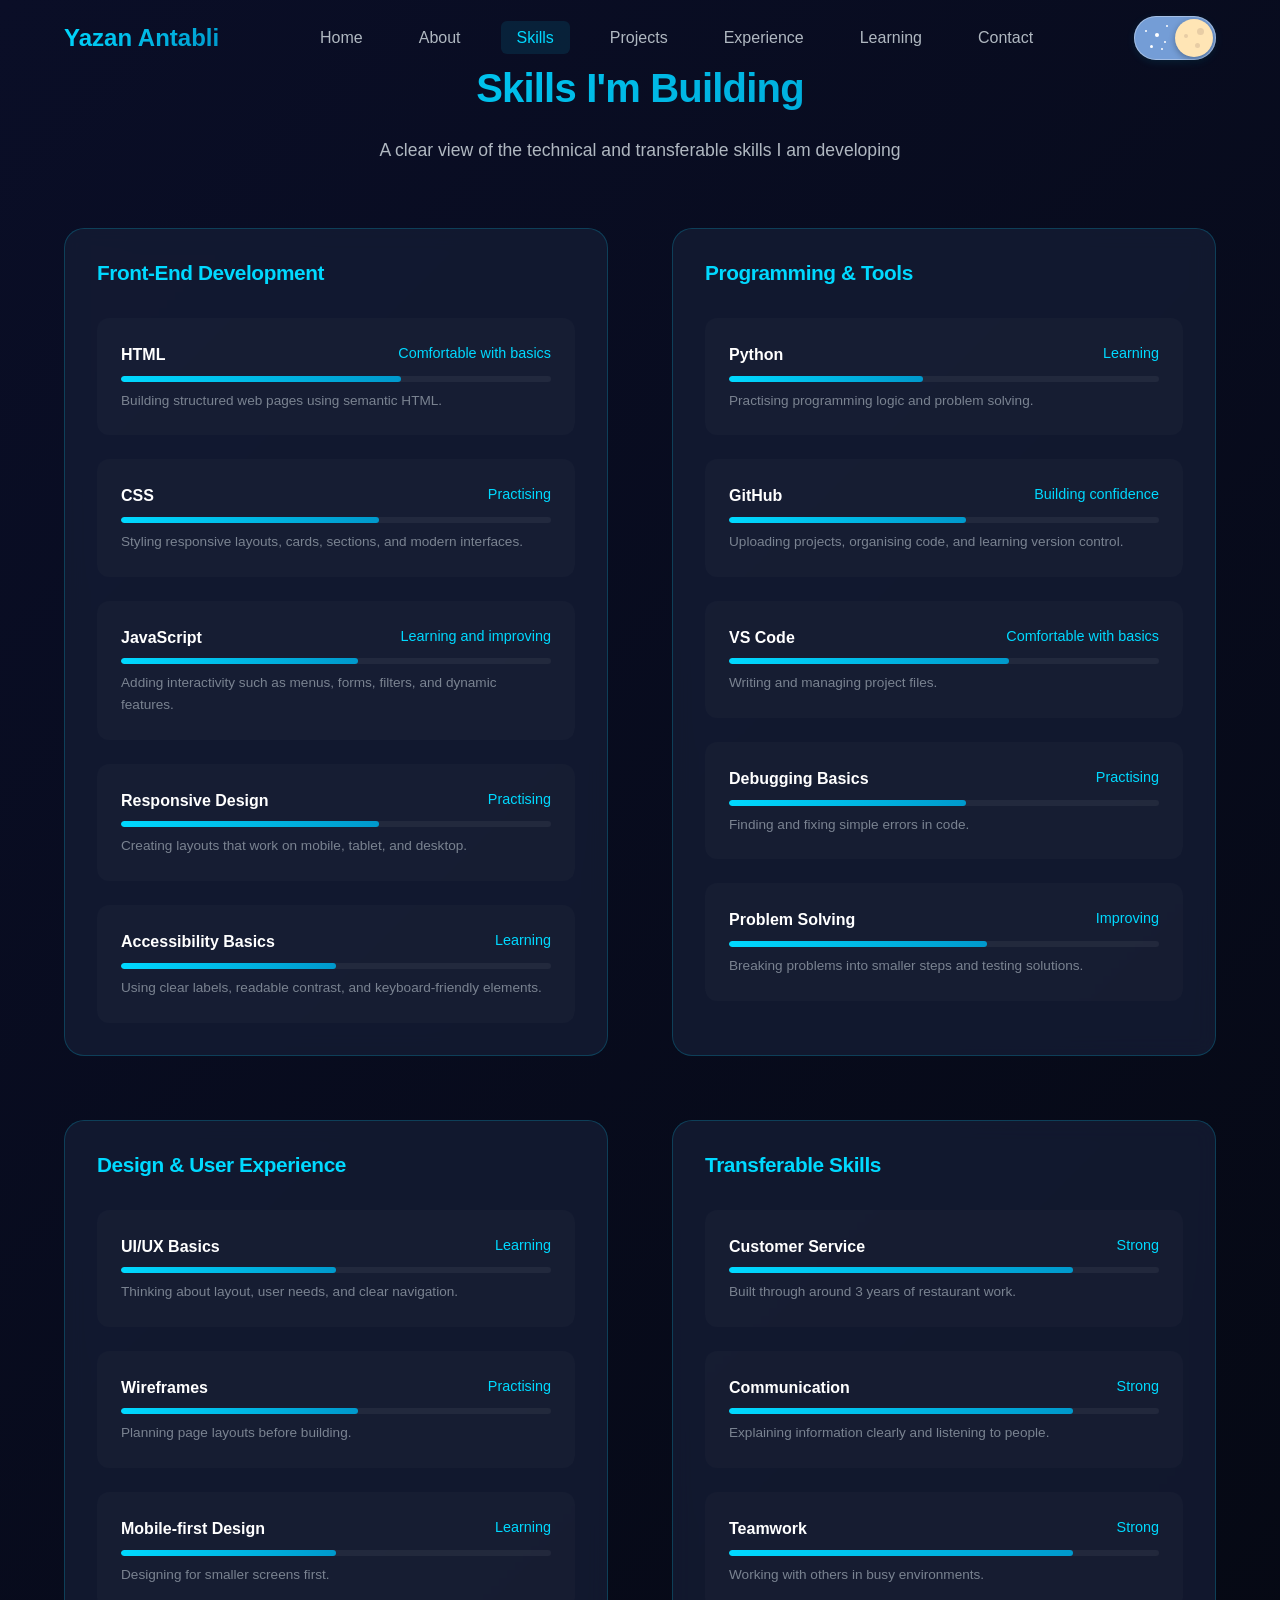
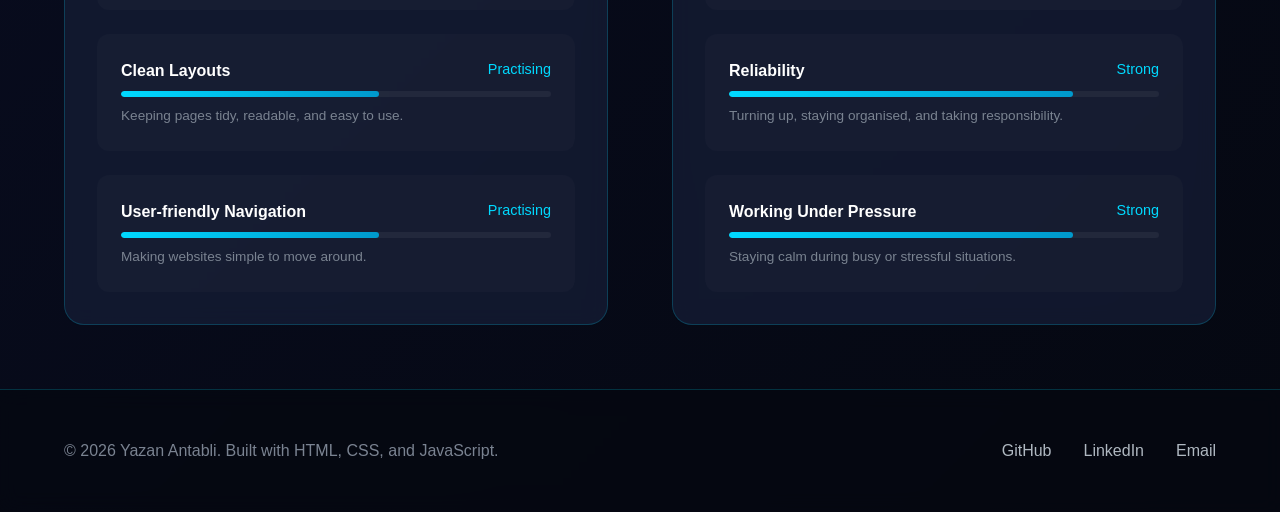
<file: skills.html>
﻿<!DOCTYPE html>
<html lang="en">
<head>
    <meta charset="UTF-8">
    <meta name="viewport" content="width=device-width, initial-scale=1.0">
    <meta name="description" content="Skills - Yazan Antabli's technical and transferable skills in web development.">
    <meta name="keywords" content="Yazan Antabli, skills, HTML, CSS, JavaScript, Python, web development">
    <meta name="author" content="Yazan Antabli">
    <meta property="og:title" content="Skills | Yazan Antabli Portfolio">
    <meta property="og:description" content="View Yazan Antabli's technical skills and progress.">
    <meta property="og:type" content="website">
    <title>Yazan Antabli | Skills - Aspiring Junior Developer Portfolio</title>
    <link rel="icon" href="favicon.svg" type="image/svg+xml">
    <link rel="stylesheet" href="style.css">
</head>
<body>
    <!-- Loading Screen -->
    <div class="loading-screen" id="loadingScreen">
        <div class="loading-content">
            <h1 class="loading-title">Yazan Antabli</h1>
            <p class="loading-subtitle">Building my future in tech</p>
            <div class="loading-dots">
                <span></span>
                <span></span>
                <span></span>
            </div>
        </div>
    </div>

    <!-- Navigation -->
    <header class="header">
        <nav class="navbar">
            <div class="nav-container">
                <div class="logo">
                    <a href="index.html" class="logo-text">Yazan Antabli</a>
                </div>
                
                <ul class="nav-menu" id="navMenu">
                    <li><a href="index.html" class="nav-link" data-page="index">Home</a></li>
                    <li><a href="about.html" class="nav-link" data-page="about">About</a></li>
                    <li><a href="skills.html" class="nav-link" data-page="skills">Skills</a></li>
                    <li><a href="projects.html" class="nav-link" data-page="projects">Projects</a></li>
                    <li><a href="experience.html" class="nav-link" data-page="experience">Experience</a></li>
                    <li><a href="learning.html" class="nav-link" data-page="learning">Learning</a></li>
                    <li><a href="contact.html" class="nav-link" data-page="contact">Contact</a></li>
                </ul>

                <div class="nav-actions">
                    <div class="theme-toggle-wrapper">
                        <input class="theme-toggle-input" id="themeToggle" type="checkbox" aria-label="Toggle dark theme">
                        <label class="theme-toggle" for="themeToggle" title="Toggle light and dark theme">
                            <span class="toggle__handler" aria-hidden="true">
                                <span class="crater crater--1"></span>
                                <span class="crater crater--2"></span>
                                <span class="crater crater--3"></span>
                            </span>
                            <span class="star star--1" aria-hidden="true"></span>
                            <span class="star star--2" aria-hidden="true"></span>
                            <span class="star star--3" aria-hidden="true"></span>
                            <span class="star star--4" aria-hidden="true"></span>
                            <span class="star star--5" aria-hidden="true"></span>
                            <span class="star star--6" aria-hidden="true"></span>
                        </label>
                    </div>

                    <button class="hamburger" id="hamburger" aria-label="Toggle navigation menu">
                        <span></span>
                        <span></span>
                        <span></span>
                    </button>
                </div>
            </div>
        </nav>
    </header>

    <main>
        <!-- Skills Section -->
        <section class="skills" id="skills">
            <div class="container">
                <div class="section-header">
                    <h1 class="section-title">Skills I'm Building</h1>
                    <p class="section-subtitle">A clear view of the technical and transferable skills I am developing</p>
                </div>

                <div class="skills-grid">
                    <!-- Front-End Development -->
                    <div class="skill-category">
                        <h2>Front-End Development</h2>
                        <div class="skill-items">
                            <div class="skill-item">
                                <div class="skill-header">
                                    <span class="skill-name">HTML</span>
                                    <span class="skill-level">Comfortable with basics</span>
                                </div>
                                <div class="skill-bar">
                                    <div class="skill-progress" style="width: 65%"></div>
                                </div>
                                <p class="skill-description">Building structured web pages using semantic HTML.</p>
                            </div>

                            <div class="skill-item">
                                <div class="skill-header">
                                    <span class="skill-name">CSS</span>
                                    <span class="skill-level">Practising</span>
                                </div>
                                <div class="skill-bar">
                                    <div class="skill-progress" style="width: 60%"></div>
                                </div>
                                <p class="skill-description">Styling responsive layouts, cards, sections, and modern interfaces.</p>
                            </div>

                            <div class="skill-item">
                                <div class="skill-header">
                                    <span class="skill-name">JavaScript</span>
                                    <span class="skill-level">Learning and improving</span>
                                </div>
                                <div class="skill-bar">
                                    <div class="skill-progress" style="width: 55%"></div>
                                </div>
                                <p class="skill-description">Adding interactivity such as menus, forms, filters, and dynamic features.</p>
                            </div>

                            <div class="skill-item">
                                <div class="skill-header">
                                    <span class="skill-name">Responsive Design</span>
                                    <span class="skill-level">Practising</span>
                                </div>
                                <div class="skill-bar">
                                    <div class="skill-progress" style="width: 60%"></div>
                                </div>
                                <p class="skill-description">Creating layouts that work on mobile, tablet, and desktop.</p>
                            </div>

                            <div class="skill-item">
                                <div class="skill-header">
                                    <span class="skill-name">Accessibility Basics</span>
                                    <span class="skill-level">Learning</span>
                                </div>
                                <div class="skill-bar">
                                    <div class="skill-progress" style="width: 50%"></div>
                                </div>
                                <p class="skill-description">Using clear labels, readable contrast, and keyboard-friendly elements.</p>
                            </div>
                        </div>
                    </div>

                    <!-- Programming & Tools -->
                    <div class="skill-category">
                        <h2>Programming & Tools</h2>
                        <div class="skill-items">
                            <div class="skill-item">
                                <div class="skill-header">
                                    <span class="skill-name">Python</span>
                                    <span class="skill-level">Learning</span>
                                </div>
                                <div class="skill-bar">
                                    <div class="skill-progress" style="width: 45%"></div>
                                </div>
                                <p class="skill-description">Practising programming logic and problem solving.</p>
                            </div>

                            <div class="skill-item">
                                <div class="skill-header">
                                    <span class="skill-name">GitHub</span>
                                    <span class="skill-level">Building confidence</span>
                                </div>
                                <div class="skill-bar">
                                    <div class="skill-progress" style="width: 55%"></div>
                                </div>
                                <p class="skill-description">Uploading projects, organising code, and learning version control.</p>
                            </div>

                            <div class="skill-item">
                                <div class="skill-header">
                                    <span class="skill-name">VS Code</span>
                                    <span class="skill-level">Comfortable with basics</span>
                                </div>
                                <div class="skill-bar">
                                    <div class="skill-progress" style="width: 65%"></div>
                                </div>
                                <p class="skill-description">Writing and managing project files.</p>
                            </div>

                            <div class="skill-item">
                                <div class="skill-header">
                                    <span class="skill-name">Debugging Basics</span>
                                    <span class="skill-level">Practising</span>
                                </div>
                                <div class="skill-bar">
                                    <div class="skill-progress" style="width: 55%"></div>
                                </div>
                                <p class="skill-description">Finding and fixing simple errors in code.</p>
                            </div>

                            <div class="skill-item">
                                <div class="skill-header">
                                    <span class="skill-name">Problem Solving</span>
                                    <span class="skill-level">Improving</span>
                                </div>
                                <div class="skill-bar">
                                    <div class="skill-progress" style="width: 60%"></div>
                                </div>
                                <p class="skill-description">Breaking problems into smaller steps and testing solutions.</p>
                            </div>
                        </div>
                    </div>

                    <!-- Design & UX -->
                    <div class="skill-category">
                        <h2>Design & User Experience</h2>
                        <div class="skill-items">
                            <div class="skill-item">
                                <div class="skill-header">
                                    <span class="skill-name">UI/UX Basics</span>
                                    <span class="skill-level">Learning</span>
                                </div>
                                <div class="skill-bar">
                                    <div class="skill-progress" style="width: 50%"></div>
                                </div>
                                <p class="skill-description">Thinking about layout, user needs, and clear navigation.</p>
                            </div>

                            <div class="skill-item">
                                <div class="skill-header">
                                    <span class="skill-name">Wireframes</span>
                                    <span class="skill-level">Practising</span>
                                </div>
                                <div class="skill-bar">
                                    <div class="skill-progress" style="width: 55%"></div>
                                </div>
                                <p class="skill-description">Planning page layouts before building.</p>
                            </div>

                            <div class="skill-item">
                                <div class="skill-header">
                                    <span class="skill-name">Mobile-first Design</span>
                                    <span class="skill-level">Learning</span>
                                </div>
                                <div class="skill-bar">
                                    <div class="skill-progress" style="width: 50%"></div>
                                </div>
                                <p class="skill-description">Designing for smaller screens first.</p>
                            </div>

                            <div class="skill-item">
                                <div class="skill-header">
                                    <span class="skill-name">Clean Layouts</span>
                                    <span class="skill-level">Practising</span>
                                </div>
                                <div class="skill-bar">
                                    <div class="skill-progress" style="width: 60%"></div>
                                </div>
                                <p class="skill-description">Keeping pages tidy, readable, and easy to use.</p>
                            </div>

                            <div class="skill-item">
                                <div class="skill-header">
                                    <span class="skill-name">User-friendly Navigation</span>
                                    <span class="skill-level">Practising</span>
                                </div>
                                <div class="skill-bar">
                                    <div class="skill-progress" style="width: 60%"></div>
                                </div>
                                <p class="skill-description">Making websites simple to move around.</p>
                            </div>
                        </div>
                    </div>

                    <!-- Transferable Skills -->
                    <div class="skill-category">
                        <h2>Transferable Skills</h2>
                        <div class="skill-items">
                            <div class="skill-item">
                                <div class="skill-header">
                                    <span class="skill-name">Customer Service</span>
                                    <span class="skill-level">Strong</span>
                                </div>
                                <div class="skill-bar">
                                    <div class="skill-progress" style="width: 80%"></div>
                                </div>
                                <p class="skill-description">Built through around 3 years of restaurant work.</p>
                            </div>

                            <div class="skill-item">
                                <div class="skill-header">
                                    <span class="skill-name">Communication</span>
                                    <span class="skill-level">Strong</span>
                                </div>
                                <div class="skill-bar">
                                    <div class="skill-progress" style="width: 80%"></div>
                                </div>
                                <p class="skill-description">Explaining information clearly and listening to people.</p>
                            </div>

                            <div class="skill-item">
                                <div class="skill-header">
                                    <span class="skill-name">Teamwork</span>
                                    <span class="skill-level">Strong</span>
                                </div>
                                <div class="skill-bar">
                                    <div class="skill-progress" style="width: 80%"></div>
                                </div>
                                <p class="skill-description">Working with others in busy environments.</p>
                            </div>

                            <div class="skill-item">
                                <div class="skill-header">
                                    <span class="skill-name">Reliability</span>
                                    <span class="skill-level">Strong</span>
                                </div>
                                <div class="skill-bar">
                                    <div class="skill-progress" style="width: 80%"></div>
                                </div>
                                <p class="skill-description">Turning up, staying organised, and taking responsibility.</p>
                            </div>

                            <div class="skill-item">
                                <div class="skill-header">
                                    <span class="skill-name">Working Under Pressure</span>
                                    <span class="skill-level">Strong</span>
                                </div>
                                <div class="skill-bar">
                                    <div class="skill-progress" style="width: 80%"></div>
                                </div>
                                <p class="skill-description">Staying calm during busy or stressful situations.</p>
                            </div>
                        </div>
                    </div>
                </div>
            </div>
        </section>
    </main>

    <!-- Footer -->
    <footer class="footer">
        <div class="container">
            <p>&copy; 2026 Yazan Antabli. Built with HTML, CSS, and JavaScript.</p>
            <div class="footer-links">
                <a href="#" aria-label="GitHub">GitHub</a>
                <a href="#" aria-label="LinkedIn">LinkedIn</a>
                <a href="mailto:yazanantabli4@gmail.com" aria-label="Email">Email</a>
                <button id="backToTop" class="back-to-top" aria-label="Back to top">↑ Back to top</button>
            </div>
        </div>
    </footer>

    <script src="script.js"></script>
</body>
</html>
</file>
<file: style.css>
/* ============================================
   CSS Variables & Root Styles
   ============================================ */

:root {
    --primary-color: #00d9ff;
    --secondary-color: #0099cc;
    --accent-color: #00d9ff;
    --dark-bg: #0a0e27;
    --darker-bg: #050811;
    --card-bg: rgba(20, 28, 52, 0.8);
    --card-border: rgba(0, 217, 255, 0.2);
    --text-primary: #ffffff;
    --text-secondary: #b0b8c1;
    --text-muted: #7a8391;
    --success-color: #4ade80;
    --error-color: #f87171;
    --warning-color: #facc15;
    
    --spacing-xs: 0.5rem;
    --spacing-sm: 1rem;
    --spacing-md: 1.5rem;
    --spacing-lg: 2rem;
    --spacing-xl: 3rem;
    --spacing-2xl: 4rem;
    
    --shadow-sm: 0 2px 8px rgba(0, 217, 255, 0.1);
    --shadow-md: 0 8px 24px rgba(0, 217, 255, 0.15);
    --shadow-lg: 0 16px 48px rgba(0, 217, 255, 0.2);
    --shadow-glow: 0 0 20px rgba(0, 217, 255, 0.3);
    
    --border-radius: 12px;
    --border-radius-lg: 20px;
    --border-radius-xl: 30px;
    
    --transition-fast: 0.2s ease;
    --transition-normal: 0.3s ease;
    --transition-slow: 0.5s ease;
}

:root[data-theme="light"] {
    --primary-color: #007fa3;
    --secondary-color: #0f6f8f;
    --accent-color: #007fa3;
    --dark-bg: #f4f8fb;
    --darker-bg: #e7eef5;
    --card-bg: rgba(255, 255, 255, 0.88);
    --card-border: rgba(0, 127, 163, 0.22);
    --text-primary: #111827;
    --text-secondary: #344054;
    --text-muted: #667085;
    --shadow-sm: 0 2px 8px rgba(15, 111, 143, 0.08);
    --shadow-md: 0 8px 24px rgba(15, 111, 143, 0.12);
    --shadow-lg: 0 16px 48px rgba(15, 111, 143, 0.16);
    --shadow-glow: 0 0 20px rgba(0, 127, 163, 0.22);
}

/* ============================================
   Global Styles
   ============================================ */

* {
    margin: 0;
    padding: 0;
    box-sizing: border-box;
}

html {
    scroll-behavior: smooth;
    scroll-padding-top: 80px;
}

body {
    font-family: -apple-system, BlinkMacSystemFont, 'Segoe UI', 'Roboto', 'Oxygen',
        'Ubuntu', 'Cantarell', 'Fira Sans', 'Droid Sans', 'Helvetica Neue',
        sans-serif;
    background: linear-gradient(135deg, var(--dark-bg) 0%, var(--darker-bg) 100%);
    color: var(--text-primary);
    line-height: 1.6;
    overflow-x: hidden;
    transition: background var(--transition-normal), color var(--transition-normal);
}

:root[data-theme="light"] body {
    background: linear-gradient(135deg, #f8fbfd 0%, #e7eef5 100%);
}

h1, h2, h3, h4, h5, h6 {
    font-weight: 700;
    line-height: 1.2;
    letter-spacing: -0.02em;
}

p {
    color: var(--text-secondary);
}

a {
    color: var(--primary-color);
    text-decoration: none;
    transition: color var(--transition-normal);
}

a:hover {
    color: #00b8d4;
}

button {
    font-family: inherit;
}

/* ============================================
   Loading Screen
   ============================================ */

.loading-screen {
    position: fixed;
    top: 0;
    left: 0;
    width: 100%;
    height: 100%;
    background: linear-gradient(135deg, var(--dark-bg) 0%, var(--darker-bg) 100%);
    display: flex;
    align-items: center;
    justify-content: center;
    z-index: 9999;
    animation: fadeOutLoading 0.5s ease-out 1s forwards;
}

@keyframes fadeOutLoading {
    to {
        opacity: 0;
        pointer-events: none;
    }
}

.loading-content {
    text-align: center;
    animation: fadeInUp 0.8s ease-out;
}

.loading-title {
    font-size: 2.5rem;
    font-weight: 700;
    background: linear-gradient(135deg, var(--primary-color) 0%, #0099cc 100%);
    -webkit-background-clip: text;
    -webkit-text-fill-color: transparent;
    background-clip: text;
    margin-bottom: 1rem;
    animation: fadeInDown 0.6s ease-out;
}

.loading-subtitle {
    font-size: 1rem;
    color: var(--text-secondary);
    margin-bottom: 2rem;
    animation: fadeInUp 0.6s ease-out 0.2s both;
}

.loading-dots {
    display: flex;
    gap: 0.5rem;
    justify-content: center;
    animation: fadeInUp 0.6s ease-out 0.4s both;
}

.loading-dots span {
    width: 8px;
    height: 8px;
    border-radius: 50%;
    background: var(--primary-color);
    animation: bounce 1.4s ease-in-out infinite;
}

.loading-dots span:nth-child(2) {
    animation-delay: 0.2s;
}

.loading-dots span:nth-child(3) {
    animation-delay: 0.4s;
}

@keyframes bounce {
    0%, 80%, 100% {
        transform: scale(0.8);
        opacity: 0.5;
    }
    40% {
        transform: scale(1);
        opacity: 1;
    }
}

@keyframes fadeInDown {
    from {
        opacity: 0;
        transform: translateY(-20px);
    }
    to {
        opacity: 1;
        transform: translateY(0);
    }
}

@keyframes fadeInUp {
    from {
        opacity: 0;
        transform: translateY(20px);
    }
    to {
        opacity: 1;
        transform: translateY(0);
    }
}

/* ============================================
   Container & Utilities
   ============================================ */

.container {
    width: 100%;
    max-width: 1200px;
    margin: 0 auto;
    padding: 0 var(--spacing-md);
}

.section-header {
    text-align: center;
    margin-bottom: var(--spacing-2xl);
}

.section-title {
    font-size: 2.5rem;
    margin-bottom: var(--spacing-md);
    background: linear-gradient(135deg, var(--primary-color) 0%, var(--secondary-color) 100%);
    -webkit-background-clip: text;
    -webkit-text-fill-color: transparent;
    background-clip: text;
}

.section-subtitle {
    font-size: 1.1rem;
    color: var(--text-secondary);
}

/* ============================================
   Buttons
   ============================================ */

.btn {
    padding: 0.75rem 1.5rem;
    border: none;
    border-radius: var(--border-radius);
    font-size: 1rem;
    font-weight: 600;
    cursor: pointer;
    transition: all var(--transition-normal);
    display: inline-block;
    text-align: center;
    white-space: nowrap;
}

.btn-primary {
    background: linear-gradient(135deg, var(--primary-color) 0%, #00b8d4 100%);
    color: var(--dark-bg);
    box-shadow: 0 0 20px rgba(0, 217, 255, 0.4);
}

:root[data-theme="light"] .btn-primary,
:root[data-theme="light"] .step-number {
    color: #06111f;
}

.btn-primary:hover {
    transform: translateY(-2px);
    box-shadow: 0 0 30px rgba(0, 217, 255, 0.6);
}

.btn-primary:active {
    transform: translateY(0);
}

.btn-secondary {
    background: rgba(0, 217, 255, 0.15);
    color: var(--primary-color);
    border: 1px solid rgba(0, 217, 255, 0.3);
}

.btn-secondary:hover {
    background: rgba(0, 217, 255, 0.25);
    border-color: var(--primary-color);
}

.btn-outline {
    background: transparent;
    color: var(--primary-color);
    border: 1px solid var(--primary-color);
}

.btn-outline:hover {
    background: rgba(0, 217, 255, 0.1);
    border-color: #00b8d4;
}

.btn-group {
    display: flex;
    flex-direction: column;
    gap: 0.5rem;
}

.cv-actions,
.cv-actions-inline {
    display: flex;
    flex-direction: row;
    gap: var(--spacing-md);
    flex-wrap: wrap;
    justify-content: center;
}

.hero-buttons .cv-actions-inline {
    justify-content: flex-start;
}

.btn-note {
    font-size: 0.85rem;
    color: var(--text-muted);
}

/* ============================================
   Header & Navigation
   ============================================ */

.header {
    position: fixed;
    top: 0;
    left: 0;
    width: 100%;
    z-index: 100;
    transition: all var(--transition-normal);
}

.header.scrolled {
    background: rgba(10, 14, 39, 0.95);
    backdrop-filter: blur(10px);
    box-shadow: var(--shadow-md);
}

:root[data-theme="light"] .header.scrolled {
    background: rgba(248, 251, 253, 0.94);
}

.navbar {
    padding: 1rem 0;
}

.nav-container {
    max-width: 1200px;
    margin: 0 auto;
    padding: 0 var(--spacing-md);
    display: flex;
    justify-content: space-between;
    align-items: center;
    gap: var(--spacing-md);
}

.logo {
    font-size: 1.5rem;
    font-weight: 700;
}

.logo-text {
    background: linear-gradient(135deg, var(--primary-color) 0%, var(--secondary-color) 100%);
    -webkit-background-clip: text;
    -webkit-text-fill-color: transparent;
    background-clip: text;
    transition: all var(--transition-normal);
}

.logo-text:hover {
    transform: scale(1.05);
}

.nav-menu {
    display: flex;
    gap: var(--spacing-md);
    list-style: none;
    align-items: center;
}

.nav-link {
    color: var(--text-secondary);
    font-weight: 500;
    padding: 0.5rem 1rem;
    border-radius: 6px;
    transition: all var(--transition-normal);
    position: relative;
}

.nav-link:hover {
    color: var(--primary-color);
}

.nav-link.active {
    color: var(--primary-color);
    background: rgba(0, 217, 255, 0.1);
}

.nav-actions {
    display: flex;
    align-items: center;
    gap: var(--spacing-sm);
    flex-shrink: 0;
}

.theme-toggle-wrapper {
    display: flex;
    align-items: center;
    justify-content: center;
}

/* Theme toggle adapted from Uiverse.io by mobinkakei. */
.theme-toggle-input {
    position: absolute;
    width: 1px;
    height: 1px;
    overflow: hidden;
    clip: rect(0 0 0 0);
    white-space: nowrap;
}

.theme-toggle {
    cursor: pointer;
    display: inline-block;
    position: relative;
    width: 82px;
    height: 44px;
    background-color: #83d8ff;
    border-radius: 84px;
    transition: background-color 200ms cubic-bezier(0.445, 0.05, 0.55, 0.95), box-shadow var(--transition-normal);
    box-shadow: inset 0 0 0 1px rgba(255, 255, 255, 0.35), var(--shadow-sm);
}

.theme-toggle-input:focus-visible + .theme-toggle {
    outline: 2px solid var(--primary-color);
    outline-offset: 4px;
}

.toggle__handler {
    display: inline-block;
    position: relative;
    z-index: 1;
    top: 3px;
    left: 3px;
    width: 38px;
    height: 38px;
    background-color: #ffcf96;
    border-radius: 50px;
    box-shadow: 0 2px 6px rgba(0, 0, 0, 0.3);
    transition: all 400ms cubic-bezier(0.68, -0.55, 0.265, 1.55);
    transform: rotate(-45deg);
}

.toggle__handler .crater {
    position: absolute;
    background-color: #e8cda5;
    opacity: 0;
    transition: opacity 200ms ease-in-out;
    border-radius: 100%;
}

.toggle__handler .crater--1 {
    top: 15px;
    left: 9px;
    width: 4px;
    height: 4px;
}

.toggle__handler .crater--2 {
    top: 24px;
    left: 20px;
    width: 5px;
    height: 5px;
}

.toggle__handler .crater--3 {
    top: 9px;
    left: 22px;
    width: 7px;
    height: 7px;
}

.theme-toggle .star {
    position: absolute;
    background-color: #ffffff;
    transition: all 300ms cubic-bezier(0.445, 0.05, 0.55, 0.95);
    border-radius: 50%;
}

.theme-toggle .star--1 {
    top: 9px;
    left: 32px;
    z-index: 0;
    width: 27px;
    height: 3px;
}

.theme-toggle .star--2 {
    top: 17px;
    left: 26px;
    z-index: 1;
    width: 27px;
    height: 3px;
}

.theme-toggle .star--3 {
    top: 25px;
    left: 37px;
    z-index: 0;
    width: 27px;
    height: 3px;
}

.theme-toggle .star--4,
.theme-toggle .star--5,
.theme-toggle .star--6 {
    opacity: 0;
    transition: all 300ms 0 cubic-bezier(0.445, 0.05, 0.55, 0.95);
}

.theme-toggle .star--4 {
    top: 14px;
    left: 11px;
    z-index: 0;
    width: 2px;
    height: 2px;
    transform: translate3d(3px, 0, 0);
}

.theme-toggle .star--5 {
    top: 29px;
    left: 16px;
    z-index: 0;
    width: 3px;
    height: 3px;
    transform: translate3d(3px, 0, 0);
}

.theme-toggle .star--6 {
    top: 32px;
    left: 27px;
    z-index: 0;
    width: 2px;
    height: 2px;
    transform: translate3d(3px, 0, 0);
}

.theme-toggle-input:checked + .theme-toggle {
    background-color: #749dd6;
}

.theme-toggle-input:checked + .theme-toggle .toggle__handler {
    background-color: #ffe5b5;
    transform: translate3d(38px, 0, 0) rotate(0);
}

.theme-toggle-input:checked + .theme-toggle .toggle__handler .crater {
    opacity: 1;
}

.theme-toggle-input:checked + .theme-toggle .star--1 {
    width: 2px;
    height: 2px;
}

.theme-toggle-input:checked + .theme-toggle .star--2 {
    width: 4px;
    height: 4px;
    transform: translate3d(-5px, 0, 0);
}

.theme-toggle-input:checked + .theme-toggle .star--3 {
    width: 2px;
    height: 2px;
    transform: translate3d(-7px, 0, 0);
}

.theme-toggle-input:checked + .theme-toggle .star--4,
.theme-toggle-input:checked + .theme-toggle .star--5,
.theme-toggle-input:checked + .theme-toggle .star--6 {
    opacity: 1;
    transform: translate3d(0, 0, 0);
}

.theme-toggle-input:checked + .theme-toggle .star--4 {
    transition: all 300ms 200ms cubic-bezier(0.445, 0.05, 0.55, 0.95);
}

.theme-toggle-input:checked + .theme-toggle .star--5 {
    transition: all 300ms 300ms cubic-bezier(0.445, 0.05, 0.55, 0.95);
}

.theme-toggle-input:checked + .theme-toggle .star--6 {
    transition: all 300ms 400ms cubic-bezier(0.445, 0.05, 0.55, 0.95);
}

.hamburger {
    display: none;
    flex-direction: column;
    background: none;
    border: none;
    cursor: pointer;
    gap: 5px;
}

.hamburger span {
    width: 25px;
    height: 2px;
    background: var(--primary-color);
    transition: all var(--transition-normal);
    display: block;
}

.hamburger.active span:nth-child(1) {
    transform: rotate(45deg) translate(10px, 10px);
}

.hamburger.active span:nth-child(2) {
    opacity: 0;
}

.hamburger.active span:nth-child(3) {
    transform: rotate(-45deg) translate(7px, -7px);
}

/* Mobile Navigation */
@media (max-width: 768px) {
    .hamburger {
        display: flex;
    }

    .nav-menu {
        position: absolute;
        top: 70px;
        left: 0;
        width: 100%;
        background: var(--dark-bg);
        backdrop-filter: blur(10px);
        border-top: 1px solid var(--card-border);
        flex-direction: column;
        gap: 0;
        padding: 0;
        max-height: 0;
        overflow: hidden;
        transition: max-height var(--transition-normal);
    }

    .nav-menu.active {
        max-height: 500px;
        padding: 1rem 0 4rem;
        box-shadow: var(--shadow-md);
    }

    .nav-link {
        width: 100%;
        padding: 1rem var(--spacing-md);
        border-radius: 0;
        border-left: 3px solid transparent;
    }

    .nav-link.active {
        border-left-color: var(--primary-color);
        background: rgba(0, 217, 255, 0.05);
    }
}

/* ============================================
   Hero Section
   ============================================ */

.hero {
    min-height: 100vh;
    display: flex;
    align-items: center;
    padding: 120px var(--spacing-md) var(--spacing-2xl);
    margin-top: 0;
}

.hero-container {
    max-width: 1200px;
    margin: 0 auto;
    width: 100%;
    display: grid;
    grid-template-columns: 1fr 1fr;
    gap: var(--spacing-2xl);
    align-items: center;
}

.hero-badge {
    display: inline-block;
    padding: 0.5rem 1rem;
    background: rgba(0, 217, 255, 0.15);
    border: 1px solid var(--card-border);
    border-radius: 50px;
    font-size: 0.9rem;
    color: var(--primary-color);
    margin-bottom: var(--spacing-md);
    animation: fadeInDown 0.6s ease-out;
}

.hero-title {
    font-size: 3.5rem;
    line-height: 1.1;
    margin-bottom: var(--spacing-lg);
    animation: fadeInUp 0.6s ease-out 0.1s both;
}

.typing-container {
    position: relative;
    margin-bottom: var(--spacing-lg);
    animation: fadeInUp 0.6s ease-out 0.2s both;
}

.typing-text {
    font-size: 1.5rem;
    color: var(--primary-color);
    font-weight: 600;
    min-height: 2rem;
}

.cursor {
    display: inline-block;
    width: 2px;
    height: 1.5rem;
    background: var(--primary-color);
    margin-left: 5px;
    animation: blink 1s ease-in-out infinite;
}

@keyframes blink {
    0%, 49%, 100% {
        opacity: 1;
    }
    50%, 99% {
        opacity: 0;
    }
}

.hero-description {
    font-size: 1.1rem;
    margin-bottom: var(--spacing-lg);
    animation: fadeInUp 0.6s ease-out 0.3s both;
}

.hero-buttons {
    display: flex;
    flex-direction: column;
    gap: var(--spacing-md);
    margin-bottom: var(--spacing-2xl);
    animation: fadeInUp 0.6s ease-out 0.4s both;
}

.stats-row {
    display: grid;
    grid-template-columns: repeat(2, 1fr);
    gap: var(--spacing-md);
    animation: fadeInUp 0.6s ease-out 0.5s both;
}

.stat-card {
    padding: var(--spacing-md);
    background: var(--card-bg);
    border: 1px solid var(--card-border);
    border-radius: var(--border-radius);
    backdrop-filter: blur(10px);
    text-align: center;
    transition: all var(--transition-normal);
}

.stat-card:hover {
    background: rgba(20, 28, 52, 0.95);
    border-color: var(--primary-color);
    box-shadow: var(--shadow-glow);
}

.stat-number {
    font-size: 2rem;
    font-weight: 700;
    color: var(--primary-color);
}

.stat-label {
    font-size: 0.9rem;
    color: var(--text-secondary);
    margin-top: 0.5rem;
}

/* Hero Visual */
.hero-visual {
    display: flex;
    align-items: center;
    justify-content: center;
    animation: fadeInUp 0.6s ease-out 0.2s both;
}

.code-card {
    width: 100%;
    background: var(--card-bg);
    border: 1px solid var(--card-border);
    border-radius: var(--border-radius-lg);
    padding: var(--spacing-lg);
    backdrop-filter: blur(10px);
    box-shadow: var(--shadow-lg);
    overflow: hidden;
    animation: float 3s ease-in-out infinite;
    will-change: transform;
}

@keyframes float {
    0%, 100% {
        transform: translateY(0px);
    }
    50% {
        transform: translateY(-10px);
    }
}

.code-header {
    display: flex;
    gap: 8px;
    margin-bottom: 1rem;
}

.code-dot {
    width: 12px;
    height: 12px;
    border-radius: 50%;
}

.code-dot.red {
    background: #ff5f57;
}

.code-dot.yellow {
    background: #febc2e;
}

.code-dot.green {
    background: #28c940;
}

.code-card pre {
    margin: 0;
    font-family: 'Courier New', monospace;
    font-size: 0.9rem;
    line-height: 1.5;
    color: var(--text-secondary);
    overflow-x: auto;
}

.code-card code {
    color: var(--text-secondary);
}

/* Responsive Hero */
@media (max-width: 768px) {
    .hero-container {
        grid-template-columns: 1fr;
        gap: var(--spacing-lg);
    }

    .hero-title {
        font-size: 2.5rem;
    }

    .typing-text {
        font-size: 1.2rem;
    }

    .hero-buttons {
        flex-direction: column;
    }

    .stats-row {
        grid-template-columns: repeat(2, 1fr);
    }

    .hero-visual {
        margin-top: var(--spacing-lg);
    }
}

/* ============================================
   About Section
   ============================================ */

.about {
    padding: var(--spacing-2xl) var(--spacing-md);
}

.about-grid {
    display: grid;
    grid-template-columns: 1fr 1fr;
    gap: var(--spacing-2xl);
    margin-bottom: var(--spacing-2xl);
}

.about-card {
    padding: var(--spacing-lg);
    background: var(--card-bg);
    border: 1px solid var(--card-border);
    border-radius: var(--border-radius-lg);
    backdrop-filter: blur(10px);
    transition: all var(--transition-normal);
}

.about-card:hover {
    background: rgba(20, 28, 52, 0.95);
    border-color: var(--primary-color);
    box-shadow: var(--shadow-glow);
}

.about-card h2,
.about-card h3 {
    font-size: 1.5rem;
    margin-bottom: var(--spacing-md);
    color: var(--primary-color);
}

.about-card p {
    margin-bottom: var(--spacing-md);
}

.mini-cards {
    display: flex;
    flex-wrap: wrap;
    gap: 0.5rem;
    margin-top: var(--spacing-md);
}

.mini-card {
    display: inline-block;
    padding: 0.5rem 1rem;
    background: rgba(0, 217, 255, 0.1);
    border: 1px solid var(--card-border);
    border-radius: 20px;
    font-size: 0.9rem;
    color: var(--text-secondary);
    transition: all var(--transition-normal);
}

.mini-card:hover {
    background: rgba(0, 217, 255, 0.2);
    border-color: var(--primary-color);
    color: var(--primary-color);
}

.looking-for-box {
    padding: var(--spacing-lg);
    background: linear-gradient(135deg, rgba(0, 217, 255, 0.1) 0%, rgba(0, 153, 204, 0.05) 100%);
    border: 1px solid var(--card-border);
    border-radius: var(--border-radius-lg);
    backdrop-filter: blur(10px);
}

.looking-for-box h2,
.looking-for-box h3 {
    margin-bottom: var(--spacing-md);
    color: var(--primary-color);
}

.education-section {
    margin-top: var(--spacing-2xl);
}

.education-section h2 {
    color: var(--primary-color);
    margin-bottom: var(--spacing-lg);
}

.education-card {
    padding: var(--spacing-lg);
    margin-bottom: var(--spacing-md);
    background: var(--card-bg);
    border: 1px solid var(--card-border);
    border-radius: var(--border-radius-lg);
    backdrop-filter: blur(10px);
}

.education-card h3 {
    color: var(--text-primary);
    margin-bottom: 0.5rem;
}

.education-org {
    color: var(--primary-color);
    font-weight: 600;
    margin-bottom: 0.5rem;
}

.interest-list {
    list-style: none;
    columns: 2;
    column-gap: var(--spacing-lg);
}

.interest-list li {
    margin-bottom: 0.5rem;
    padding-left: 1.5rem;
    position: relative;
    color: var(--text-secondary);
}

.interest-list li::before {
    content: "→";
    position: absolute;
    left: 0;
    color: var(--primary-color);
}

@media (max-width: 768px) {
    .about-grid {
        grid-template-columns: 1fr;
        gap: var(--spacing-lg);
    }

    .interest-list {
        columns: 1;
    }
}

/* ============================================
   Skills Section
   ============================================ */

.skills {
    padding: var(--spacing-2xl) var(--spacing-md);
}

.skills-grid {
    display: grid;
    grid-template-columns: repeat(2, 1fr);
    gap: var(--spacing-2xl);
}

.skill-category {
    background: var(--card-bg);
    border: 1px solid var(--card-border);
    border-radius: var(--border-radius-lg);
    padding: var(--spacing-lg);
    backdrop-filter: blur(10px);
}

.skill-category h2,
.skill-category h3 {
    margin-bottom: var(--spacing-lg);
    color: var(--primary-color);
    font-size: 1.3rem;
}

.skill-items {
    display: flex;
    flex-direction: column;
    gap: var(--spacing-md);
}

.skill-item {
    padding: var(--spacing-md);
    background: rgba(255, 255, 255, 0.02);
    border-radius: var(--border-radius);
    transition: all var(--transition-normal);
}

:root[data-theme="light"] .skill-item {
    background: rgba(0, 0, 0, 0.02);
}

.skill-item:hover {
    background: rgba(0, 217, 255, 0.05);
}

.skill-header {
    display: flex;
    justify-content: space-between;
    margin-bottom: 0.5rem;
}

.skill-name {
    font-weight: 600;
    color: var(--text-primary);
}

.skill-level {
    font-size: 0.9rem;
    color: var(--primary-color);
}

.skill-bar {
    height: 6px;
    background: rgba(255, 255, 255, 0.05);
    border-radius: 3px;
    overflow: hidden;
    margin-bottom: 0.5rem;
}

.skill-progress {
    height: 100%;
    background: linear-gradient(90deg, var(--primary-color) 0%, var(--secondary-color) 100%);
    border-radius: 3px;
    transition: width var(--transition-slow);
}

.skill-description {
    font-size: 0.85rem;
    color: var(--text-muted);
    margin-bottom: 0;
}

@media (max-width: 768px) {
    .skills-grid {
        grid-template-columns: 1fr;
        gap: var(--spacing-lg);
    }
}

/* ============================================
   Featured Project Section
   ============================================ */

.featured-project {
    padding: var(--spacing-2xl) var(--spacing-md);
}

.featured-grid {
    display: grid;
    grid-template-columns: 1fr 1fr;
    gap: var(--spacing-2xl);
    align-items: center;
}

.featured-preview {
    display: flex;
    align-items: center;
    justify-content: center;
}

.project-preview-card {
    width: 100%;
    aspect-ratio: 1;
    background: linear-gradient(135deg, rgba(0, 217, 255, 0.2) 0%, rgba(0, 153, 204, 0.1) 100%);
    border: 2px solid var(--card-border);
    border-radius: var(--border-radius-xl);
    display: flex;
    flex-direction: column;
    align-items: center;
    justify-content: center;
    gap: var(--spacing-lg);
    padding: var(--spacing-lg);
    backdrop-filter: blur(10px);
    transition: all var(--transition-normal);
}

.project-preview-card:hover {
    border-color: var(--primary-color);
    box-shadow: var(--shadow-glow);
    transform: translateY(-5px);
}

.preview-header {
    font-size: 3rem;
    font-weight: 700;
    background: linear-gradient(135deg, var(--primary-color) 0%, var(--secondary-color) 100%);
    -webkit-background-clip: text;
    -webkit-text-fill-color: transparent;
    background-clip: text;
}

.preview-icon {
    font-size: 4rem;
}

.featured-content {
    display: flex;
    flex-direction: column;
    gap: var(--spacing-lg);
}

.featured-title {
    font-size: 2rem;
    color: var(--text-primary);
}

.featured-section {
    display: flex;
    flex-direction: column;
    gap: 0.5rem;
}

.featured-section h3,
.featured-section h4 {
    color: var(--primary-color);
    font-size: 1.1rem;
}

.featured-section p {
    color: var(--text-secondary);
}

.feature-list {
    list-style: none;
    columns: 2;
    column-gap: var(--spacing-lg);
}

.feature-list li {
    margin-bottom: 0.5rem;
    padding-left: 1.5rem;
    position: relative;
    color: var(--text-secondary);
}

.feature-list li::before {
    content: "✓";
    position: absolute;
    left: 0;
    color: var(--primary-color);
    font-weight: bold;
}

.featured-buttons {
    display: flex;
    gap: var(--spacing-md);
    margin-top: var(--spacing-md);
}

@media (max-width: 768px) {
    .featured-grid {
        grid-template-columns: 1fr;
        gap: var(--spacing-lg);
    }

    .featured-title {
        font-size: 1.5rem;
    }

    .feature-list {
        columns: 1;
    }

    .featured-buttons {
        flex-direction: column;
    }
}

/* ============================================
   Projects Section
   ============================================ */

.projects {
    padding: var(--spacing-2xl) var(--spacing-md);
}

.filter-buttons {
    display: flex;
    flex-wrap: wrap;
    gap: 1rem;
    margin-bottom: var(--spacing-2xl);
    justify-content: center;
}

.filter-btn {
    padding: 0.5rem 1.5rem;
    background: rgba(0, 217, 255, 0.1);
    border: 1px solid var(--card-border);
    border-radius: 50px;
    color: var(--text-secondary);
    font-weight: 500;
    cursor: pointer;
    transition: all var(--transition-normal);
}

.filter-btn:hover {
    background: rgba(0, 217, 255, 0.2);
    border-color: var(--primary-color);
    color: var(--primary-color);
}

.filter-btn.active {
    background: linear-gradient(135deg, var(--primary-color) 0%, var(--secondary-color) 100%);
    color: var(--dark-bg);
    border-color: var(--primary-color);
    box-shadow: var(--shadow-glow);
}

.projects-grid {
    display: grid;
    grid-template-columns: repeat(auto-fill, minmax(350px, 1fr));
    gap: var(--spacing-lg);
    margin-bottom: var(--spacing-2xl);
}

.project-card {
    background: var(--card-bg);
    border: 1px solid var(--card-border);
    border-radius: var(--border-radius-lg);
    overflow: hidden;
    backdrop-filter: blur(10px);
    transition: all var(--transition-normal);
    display: flex;
    flex-direction: column;
    animation: slideUp 0.5s ease-out forwards;
    opacity: 0;
}

@keyframes slideUp {
    from {
        opacity: 0;
        transform: translateY(20px);
    }
    to {
        opacity: 1;
        transform: translateY(0);
    }
}

.project-card:hover {
    background: rgba(20, 28, 52, 0.95);
    border-color: var(--primary-color);
    box-shadow: var(--shadow-glow);
    transform: translateY(-5px);
}

:root[data-theme="light"] .project-card:hover {
    background: rgba(255, 255, 255, 0.95);
}

.project-image {
    aspect-ratio: 16/9;
    display: flex;
    align-items: center;
    justify-content: center;
    font-size: 2.5rem;
    font-weight: 700;
    color: var(--primary-color);
    text-shadow: 0 0 30px rgba(0, 217, 255, 0.3);
    margin-bottom: 0;
}

.project-image.zoo {
    background: linear-gradient(135deg, rgba(76, 175, 80, 0.2) 0%, rgba(56, 142, 60, 0.1) 100%);
}

.project-image.restaurant {
    background: linear-gradient(135deg, rgba(244, 67, 54, 0.2) 0%, rgba(229, 57, 53, 0.1) 100%);
}

.project-image.studio {
    background: linear-gradient(135deg, rgba(156, 39, 176, 0.2) 0%, rgba(123, 31, 162, 0.1) 100%);
}

.project-image.portfolio {
    background: linear-gradient(135deg, rgba(33, 150, 243, 0.2) 0%, rgba(13, 71, 161, 0.1) 100%);
}

.project-image.components {
    background: linear-gradient(135deg, rgba(255, 152, 0, 0.2) 0%, rgba(230, 124, 0, 0.1) 100%);
}

.project-content {
    padding: var(--spacing-lg);
    display: flex;
    flex-direction: column;
    gap: 1rem;
    flex: 1;
}

.project-type {
    display: inline-block;
    width: fit-content;
    padding: 0.3rem 0.8rem;
    background: rgba(0, 217, 255, 0.15);
    border-radius: 20px;
    font-size: 0.8rem;
    color: var(--primary-color);
    font-weight: 600;
}

.project-title {
    font-size: 1.3rem;
    color: var(--text-primary);
}

.project-description {
    color: var(--text-secondary);
    font-size: 0.95rem;
}

.project-features {
    display: flex;
    flex-wrap: wrap;
    gap: 0.5rem;
}

.feature {
    padding: 0.3rem 0.8rem;
    background: rgba(0, 217, 255, 0.05);
    border: 1px solid var(--card-border);
    border-radius: 15px;
    font-size: 0.85rem;
    color: var(--text-secondary);
}

.project-tools {
    font-size: 0.9rem;
    color: var(--text-muted);
    margin-top: auto;
}

.project-learning {
    font-size: 0.9rem;
    color: var(--text-muted);
}

.project-buttons {
    display: flex;
    gap: var(--spacing-md);
    margin-top: auto;
}

.project-buttons .btn {
    flex: 1;
}

.projects-note {
    text-align: center;
    color: var(--text-muted);
    font-style: italic;
}

@media (max-width: 768px) {
    .projects-grid {
        grid-template-columns: 1fr;
    }

    .filter-buttons {
        justify-content: flex-start;
        overflow-x: auto;
    }
}

.skills-cta {
    text-align: center;
    margin-top: var(--spacing-lg);
}

.skills-cta .btn {
    min-width: 220px;
}

.availability-preview {
    padding: var(--spacing-lg);
    margin-top: var(--spacing-2xl);
    background: var(--card-bg);
    border: 1px solid var(--card-border);
    border-radius: var(--border-radius-lg);
    backdrop-filter: blur(10px);
}

.quick-links {
    display: flex;
    flex-wrap: wrap;
    gap: var(--spacing-md);
    justify-content: center;
    margin-top: var(--spacing-md);
}

.quick-links .btn {
    flex: 1;
    min-width: 180px;
}

.services {
    padding: var(--spacing-2xl) var(--spacing-md);
}

.services-grid {
    display: grid;
    grid-template-columns: repeat(auto-fit, minmax(220px, 1fr));
    gap: var(--spacing-lg);
    margin-bottom: var(--spacing-2xl);
}

.service-card {
    padding: var(--spacing-lg);
    background: var(--card-bg);
    border: 1px solid var(--card-border);
    border-radius: var(--border-radius-lg);
    backdrop-filter: blur(10px);
    text-align: center;
    transition: all var(--transition-normal);
    display: flex;
    flex-direction: column;
    gap: 1rem;
}

.service-card:hover {
    background: rgba(20, 28, 52, 0.95);
    border-color: var(--primary-color);
    box-shadow: var(--shadow-glow);
    transform: translateY(-5px);
}

.service-icon {
    font-size: 2.5rem;
}

.service-card h3 {
    color: var(--primary-color);
    font-size: 1.3rem;
}

.service-card p {
    color: var(--text-secondary);
}

.services-note {
    text-align: center;
    color: var(--text-muted);
    font-style: italic;
}

/* ============================================
   Experience / Timeline Section
   ============================================ */

.experience {
    padding: var(--spacing-2xl) var(--spacing-md);
}

.timeline {
    position: relative;
    max-width: 800px;
    margin: 0 auto var(--spacing-2xl);
}

.timeline::before {
    content: '';
    position: absolute;
    left: 50%;
    transform: translateX(-50%);
    width: 2px;
    height: 100%;
    background: linear-gradient(180deg, var(--primary-color) 0%, rgba(0, 217, 255, 0.2) 100%);
}

.timeline-item {
    margin-bottom: var(--spacing-2xl);
    position: relative;
}

.timeline-item:nth-child(odd) .timeline-content {
    margin-left: 0;
    margin-right: 52%;
}

.timeline-item:nth-child(even) .timeline-content {
    margin-left: 52%;
    margin-right: 0;
}

.timeline-marker {
    position: absolute;
    left: 50%;
    top: 0;
    width: 16px;
    height: 16px;
    background: var(--primary-color);
    border: 3px solid var(--dark-bg);
    border-radius: 50%;
    transform: translateX(-50%);
    z-index: 10;
}

.timeline-content {
    padding: var(--spacing-lg);
    background: var(--card-bg);
    border: 1px solid var(--card-border);
    border-radius: var(--border-radius-lg);
    backdrop-filter: blur(10px);
    transition: all var(--transition-normal);
}

.timeline-content:hover {
    background: rgba(20, 28, 52, 0.95);
    border-color: var(--primary-color);
    box-shadow: var(--shadow-glow);
}

:root[data-theme="light"] .timeline-content:hover {
    background: rgba(255, 255, 255, 0.95);
}

.timeline-content h2,
.timeline-content h3 {
    color: var(--primary-color);
    margin-bottom: 0.5rem;
    font-size: 1.2rem;
}

.timeline-org {
    color: var(--primary-color);
    font-size: 0.95rem;
    margin-bottom: var(--spacing-md);
}

.timeline-description {
    color: var(--text-secondary);
    margin-bottom: var(--spacing-md);
}

.skills-gained {
    display: flex;
    flex-wrap: wrap;
    gap: 0.5rem;
}

.skill-badge {
    display: inline-block;
    padding: 0.4rem 0.8rem;
    background: rgba(0, 217, 255, 0.15);
    border-radius: 20px;
    font-size: 0.85rem;
    color: var(--primary-color);
}

.transferable-box {
    max-width: 800px;
    margin: var(--spacing-2xl) auto 0;
    padding: var(--spacing-lg);
    background: linear-gradient(135deg, rgba(0, 217, 255, 0.1) 0%, rgba(0, 153, 204, 0.05) 100%);
    border: 1px solid var(--card-border);
    border-radius: var(--border-radius-lg);
    backdrop-filter: blur(10px);
}

.transferable-box h2,
.transferable-box h3 {
    color: var(--primary-color);
    margin-bottom: var(--spacing-md);
}

.transferable-list {
    list-style: none;
    columns: 2;
    column-gap: var(--spacing-lg);
}

.transferable-list li {
    margin-bottom: 0.5rem;
    padding-left: 1.5rem;
    position: relative;
    color: var(--text-secondary);
}

.transferable-list li::before {
    content: "•";
    position: absolute;
    left: 0;
    color: var(--primary-color);
    font-weight: bold;
}

@media (max-width: 768px) {
    .timeline::before {
        left: 20px;
    }

    .timeline-marker {
        left: 20px;
    }

    .timeline-item:nth-child(odd) .timeline-content,
    .timeline-item:nth-child(even) .timeline-content {
        margin-left: 60px;
        margin-right: 0;
    }

    .transferable-list {
        columns: 1;
    }
}

/* ============================================
   Learning Section
   ============================================ */

.learning {
    padding: var(--spacing-2xl) var(--spacing-md);
}

.learning-grid {
    display: grid;
    grid-template-columns: 1fr 1fr;
    gap: var(--spacing-2xl);
    margin-bottom: var(--spacing-2xl);
}

.learning-column {
    padding: var(--spacing-lg);
    background: var(--card-bg);
    border: 1px solid var(--card-border);
    border-radius: var(--border-radius-lg);
    backdrop-filter: blur(10px);
}

.learning-column h2,
.learning-column h3 {
    color: var(--primary-color);
    margin-bottom: var(--spacing-lg);
    font-size: 1.3rem;
}

.learning-list {
    list-style: none;
}

.learning-list li {
    padding: 0.5rem 0;
    padding-left: 1.5rem;
    position: relative;
    color: var(--text-secondary);
    transition: all var(--transition-normal);
}

.learning-list li::before {
    content: "▸";
    position: absolute;
    left: 0;
    color: var(--primary-color);
}

.learning-list li:hover {
    color: var(--primary-color);
    transform: translateX(5px);
}

.roadmap {
    padding: var(--spacing-lg);
    background: linear-gradient(135deg, rgba(0, 217, 255, 0.1) 0%, rgba(0, 153, 204, 0.05) 100%);
    border: 1px solid var(--card-border);
    border-radius: var(--border-radius-lg);
    backdrop-filter: blur(10px);
    margin-bottom: var(--spacing-md);
}

.roadmap h2,
.roadmap h3 {
    color: var(--primary-color);
    margin-bottom: var(--spacing-lg);
}

.roadmap-steps {
    display: flex;
    justify-content: space-between;
    align-items: center;
    gap: var(--spacing-md);
    flex-wrap: wrap;
}

.roadmap-step {
    flex: 1;
    min-width: 150px;
    padding: var(--spacing-md);
    background: rgba(255, 255, 255, 0.02);
    border: 1px solid var(--card-border);
    border-radius: var(--border-radius);
    text-align: center;
    transition: all var(--transition-normal);
}

.roadmap-step:hover {
    background: rgba(0, 217, 255, 0.1);
    border-color: var(--primary-color);
}

.step-number {
    display: flex;
    align-items: center;
    justify-content: center;
    width: 40px;
    height: 40px;
    background: var(--primary-color);
    color: var(--dark-bg);
    border-radius: 50%;
    font-weight: 700;
    font-size: 1.2rem;
    margin-bottom: 0.5rem;
    margin-left: auto;
    margin-right: auto;
}

.roadmap-step p {
    font-size: 0.95rem;
    margin: 0;
}

.roadmap-arrow {
    color: var(--primary-color);
    font-size: 1.5rem;
    flex-shrink: 0;
}

.roadmap-note {
    text-align: center;
    color: var(--text-muted);
    font-style: italic;
}

@media (max-width: 768px) {
    .learning-grid {
        grid-template-columns: 1fr;
        gap: var(--spacing-lg);
    }

    .roadmap-steps {
        flex-direction: column;
        gap: 1rem;
    }

    .roadmap-arrow {
        transform: rotate(90deg);
        margin: -0.5rem 0;
    }
}

/* ============================================
   GitHub Section
   ============================================ */

.github {
    padding: var(--spacing-2xl) var(--spacing-md);
}

.github-intro {
    font-size: 1.1rem;
    color: var(--text-secondary);
    margin-bottom: var(--spacing-2xl);
    text-align: center;
}

.github-cards {
    display: grid;
    grid-template-columns: repeat(auto-fit, minmax(200px, 1fr));
    gap: var(--spacing-lg);
    margin-bottom: var(--spacing-2xl);
}

.github-card {
    padding: var(--spacing-md);
    background: var(--card-bg);
    border: 1px solid var(--card-border);
    border-radius: var(--border-radius-lg);
    backdrop-filter: blur(10px);
    display: flex;
    flex-direction: column;
    align-items: center;
    gap: 1rem;
    text-align: center;
    transition: all var(--transition-normal);
}

.github-card:hover {
    background: rgba(20, 28, 52, 0.95);
    border-color: var(--primary-color);
    box-shadow: var(--shadow-glow);
    transform: translateY(-5px);
}

.card-icon {
    font-size: 2rem;
}

.card-text {
    color: var(--text-secondary);
    font-weight: 500;
}

.github-button {
    text-align: center;
}

.github-button .btn {
    margin-bottom: 1rem;
}

.github-note {
    color: var(--text-muted);
    font-style: italic;
    font-size: 0.9rem;
}

/* ============================================
   Presentation Section
   ============================================ */

.presentation {
    padding: var(--spacing-2xl) var(--spacing-md);
}

.presentation-checklist {
    display: grid;
    grid-template-columns: repeat(auto-fit, minmax(200px, 1fr));
    gap: var(--spacing-lg);
    margin-bottom: var(--spacing-2xl);
}

.checklist-item {
    padding: var(--spacing-lg);
    background: var(--card-bg);
    border: 1px solid var(--card-border);
    border-radius: var(--border-radius-lg);
    backdrop-filter: blur(10px);
    display: flex;
    align-items: center;
    gap: 1rem;
    transition: all var(--transition-normal);
}

.checklist-item:hover {
    background: rgba(20, 28, 52, 0.95);
    border-color: var(--primary-color);
    box-shadow: var(--shadow-glow);
}

.checklist-icon {
    width: 30px;
    height: 30px;
    display: flex;
    align-items: center;
    justify-content: center;
    background: var(--primary-color);
    color: var(--dark-bg);
    border-radius: 50%;
    font-weight: 700;
    flex-shrink: 0;
}

.checklist-text {
    color: var(--text-secondary);
    font-weight: 500;
}

.presentation-note {
    text-align: center;
    color: var(--text-muted);
    font-style: italic;
}

/* ============================================
   Availability Section
   ============================================ */

.availability {
    padding: var(--spacing-2xl) var(--spacing-md);
}

.availability-card {
    max-width: 800px;
    margin: 0 auto;
    padding: var(--spacing-lg);
    background: linear-gradient(135deg, rgba(0, 217, 255, 0.15) 0%, rgba(0, 153, 204, 0.1) 100%);
    border: 2px solid var(--card-border);
    border-radius: var(--border-radius-xl);
    backdrop-filter: blur(10px);
    text-align: center;
    box-shadow: var(--shadow-lg);
    transition: all var(--transition-normal);
}

.availability-card:hover {
    border-color: var(--primary-color);
    box-shadow: var(--shadow-glow);
}

.availability-card h3 {
    font-size: 2rem;
    color: var(--primary-color);
    margin-bottom: var(--spacing-lg);
}

.availability-card p {
    font-size: 1.1rem;
    margin-bottom: var(--spacing-lg);
}

.availability-buttons {
    display: flex;
    gap: var(--spacing-md);
    justify-content: center;
    flex-wrap: wrap;
}

/* ============================================
   CV Download Section
   ============================================ */

.cv-download {
    padding: var(--spacing-2xl) var(--spacing-md);
    text-align: center;
}

.cv-download .btn {
    margin-bottom: 1rem;
}

.cv-note {
    color: var(--text-muted);
    font-style: italic;
    font-size: 0.9rem;
}

.cv-page {
    padding-top: 100px;
}

.cv-viewer-section {
    padding: var(--spacing-2xl) var(--spacing-md);
}

.cv-document {
    max-width: 1055px;
    margin: var(--spacing-xl) auto var(--spacing-md);
    padding: var(--spacing-sm);
    background: rgba(255, 255, 255, 0.06);
    border: 1px solid var(--card-border);
    border-radius: var(--border-radius-lg);
    box-shadow: var(--shadow-lg);
}

.cv-image-wrap {
    position: relative;
    width: 100%;
    max-width: 1055px;
    margin: 0 auto;
    container-type: inline-size;
}

.cv-image-wrap img {
    display: block;
    width: 100%;
    height: auto;
    border-radius: var(--border-radius);
    background: white;
}

.cv-email-fix {
    position: absolute;
    top: 20.05%;
    right: 6.1%;
    width: 28%;
    height: 2.25%;
    display: flex;
    align-items: center;
    justify-content: center;
    background: #ffffff;
    color: #111111;
    font-size: clamp(0.55rem, 1.55cqw, 1.02rem);
    font-weight: 700;
    line-height: 1;
    white-space: nowrap;
    pointer-events: none;
}

.cv-page-note {
    text-align: center;
    color: var(--text-muted);
    font-style: italic;
}

/* ============================================
   Contact Section
   ============================================ */

.contact {
    padding: var(--spacing-2xl) var(--spacing-md);
}

.contact-grid {
    display: grid;
    grid-template-columns: 1fr 1fr;
    gap: var(--spacing-2xl);
}

.contact-card {
    padding: var(--spacing-lg);
    background: var(--card-bg);
    border: 1px solid var(--card-border);
    border-radius: var(--border-radius-lg);
    backdrop-filter: blur(10px);
}

.contact-card h2,
.contact-card h3 {
    font-size: 1.5rem;
    color: var(--primary-color);
    margin-bottom: var(--spacing-lg);
}

.contact-item {
    margin-bottom: var(--spacing-lg);
}

.contact-item strong {
    display: block;
    color: var(--primary-color);
    margin-bottom: 0.5rem;
}

.contact-item p {
    color: var(--text-secondary);
}

.contact-buttons {
    display: flex;
    flex-direction: column;
    gap: var(--spacing-md);
    margin-top: var(--spacing-lg);
}

.contact-buttons .btn {
    width: 100%;
}

/* Contact Form */
.form {
    padding: var(--spacing-lg);
    background: var(--card-bg);
    border: 1px solid var(--card-border);
    border-radius: var(--border-radius-lg);
    backdrop-filter: blur(10px);
    display: flex;
    flex-direction: column;
    gap: var(--spacing-md);
}

.form-group {
    display: flex;
    flex-direction: column;
    gap: 0.5rem;
}

.form-group label {
    color: var(--primary-color);
    font-weight: 600;
    font-size: 0.95rem;
}

.form-group input,
.form-group textarea {
    padding: 0.75rem 1rem;
    background: rgba(255, 255, 255, 0.05);
    border: 1px solid var(--card-border);
    border-radius: var(--border-radius);
    color: var(--text-primary);
    font-family: inherit;
    font-size: 1rem;
    transition: all var(--transition-normal);
}

:root[data-theme="light"] .form-group input,
:root[data-theme="light"] .form-group textarea {
    background: rgba(0, 0, 0, 0.05);
    border: 1px solid rgba(0, 127, 163, 0.3);
}

.form-group input:focus,
.form-group textarea:focus {
    outline: none;
    background: rgba(0, 217, 255, 0.05);
    border-color: var(--primary-color);
    box-shadow: 0 0 10px rgba(0, 217, 255, 0.2);
}

.form-group input::placeholder,
.form-group textarea::placeholder {
    color: var(--text-muted);
}

.form-group textarea {
    resize: vertical;
    min-height: 150px;
}

.form button {
    width: 100%;
    margin-top: var(--spacing-md);
}

.form-message {
    padding: 1rem;
    border-radius: var(--border-radius);
    font-weight: 500;
    text-align: center;
    display: none;
}

.form-message.success {
    display: block;
    background: rgba(74, 222, 128, 0.15);
    border: 1px solid rgba(74, 222, 128, 0.3);
    color: #86efac;
}

.form-message.error {
    display: block;
    background: rgba(248, 113, 113, 0.15);
    border: 1px solid rgba(248, 113, 113, 0.3);
    color: #fca5a5;
}

@media (max-width: 768px) {
    .contact-grid {
        grid-template-columns: 1fr;
        gap: var(--spacing-lg);
    }

    .contact-buttons {
        flex-direction: column;
    }

    .contact-buttons .btn {
        width: 100%;
    }
}

/* ============================================
   Footer
   ============================================ */

.footer {
    padding: var(--spacing-xl) var(--spacing-md);
    background: rgba(5, 8, 17, 0.8);
    border-top: 1px solid var(--card-border);
    backdrop-filter: blur(10px);
}

:root[data-theme="light"] .footer {
    background: rgba(248, 251, 253, 0.86);
}

.footer .container {
    display: flex;
    justify-content: space-between;
    align-items: center;
    flex-wrap: wrap;
    gap: var(--spacing-lg);
}

.footer p {
    color: var(--text-muted);
    margin: 0;
}

.footer-links {
    display: flex;
    gap: var(--spacing-lg);
    flex-wrap: wrap;
}

.footer-links a,
.back-to-top {
    color: var(--text-secondary);
    transition: all var(--transition-normal);
    border: none;
    background: none;
    cursor: pointer;
    font-size: 1rem;
    padding: 0;
}

.footer-links a:hover,
.back-to-top:hover {
    color: var(--primary-color);
}

.back-to-top {
    font-weight: 600;
    display: none;
}

.back-to-top.show {
    display: inline-block;
}

.back-to-top.hide {
    display: none;
}

@media (max-width: 768px) {
    .footer .container {
        flex-direction: column;
        text-align: center;
    }

    .footer-links {
        justify-content: center;
    }
}

/* ============================================
   Scroll Reveal Animation
   ============================================ */

.scroll-reveal {
    opacity: 0;
    transform: translateY(30px);
    transition: all 0.6s ease-out;
}

.scroll-reveal.active {
    opacity: 1;
    transform: translateY(0);
}

/* ============================================
   Responsive Design - Tablet
   ============================================ */

@media (max-width: 1024px) {
    .container {
        max-width: 95%;
    }

    .section-title {
        font-size: 2.2rem;
    }

    .hero-title {
        font-size: 2.8rem;
    }

    .projects-grid {
        grid-template-columns: repeat(auto-fill, minmax(300px, 1fr));
    }
}

/* ============================================
   Responsive Design - Mobile
   ============================================ */

@media (max-width: 768px) {
    :root {
        --spacing-xl: 2rem;
        --spacing-2xl: 3rem;
    }

    .section-title {
        font-size: 1.8rem;
    }

    .section-subtitle {
        font-size: 1rem;
    }

    .hero {
        padding: 100px var(--spacing-md) var(--spacing-lg);
        min-height: auto;
    }

    .hero-title {
        font-size: 1.8rem;
    }

    .typing-text {
        font-size: 1rem;
    }

    .hero-buttons {
        gap: var(--spacing-md);
    }

    .filter-buttons {
        justify-content: center;
    }

    .projects-grid {
        grid-template-columns: 1fr;
    }

    .contact-grid {
        grid-template-columns: 1fr;
    }

    .featured-grid {
        grid-template-columns: 1fr;
    }

    .about-grid {
        grid-template-columns: 1fr;
    }

    .skills-grid {
        grid-template-columns: 1fr;
    }

    .learning-grid {
        grid-template-columns: 1fr;
    }
}

/* ============================================
   Utility Classes
   ============================================ */

.text-center {
    text-align: center;
}

.mt-0 { margin-top: 0; }
.mt-1 { margin-top: 0.5rem; }
.mt-2 { margin-top: 1rem; }
.mt-3 { margin-top: 1.5rem; }
.mt-4 { margin-top: 2rem; }

.mb-0 { margin-bottom: 0; }
.mb-1 { margin-bottom: 0.5rem; }
.mb-2 { margin-bottom: 1rem; }
.mb-3 { margin-bottom: 1.5rem; }
.mb-4 { margin-bottom: 2rem; }

.gap-1 { gap: 0.5rem; }
.gap-2 { gap: 1rem; }
.gap-3 { gap: 1.5rem; }
.gap-4 { gap: 2rem; }

/* ============================================
   Mobile Performance Optimizations
   ============================================ */

@media (max-width: 768px) {
    /* backdrop-filter blur is very GPU-intensive on mobile */
    *,
    *::before,
    *::after {
        backdrop-filter: none !important;
        -webkit-backdrop-filter: none !important;
    }

    /* Disable continuous float animation — saves CPU/battery */
    .code-card {
        animation: none;
        will-change: auto;
    }

    /* Disable blink cursor animation on mobile */
    .cursor {
        animation: none;
        opacity: 1;
    }
}

/* ============================================
   Reduced Motion
   ============================================ */

@media (prefers-reduced-motion: reduce) {
    *,
    *::before,
    *::after {
        animation-duration: 0.01ms !important;
        animation-iteration-count: 1 !important;
        transition-duration: 0.01ms !important;
        scroll-behavior: auto !important;
    }
}

/* ============================================
   Print Styles
   ============================================ */

@media print {
    .header,
    .footer,
    .loading-screen,
    .back-to-top {
        display: none;
    }

    body {
        background: white;
        color: black;
    }

    .btn,
    .filter-btn {
        display: none;
    }
}
</file>
